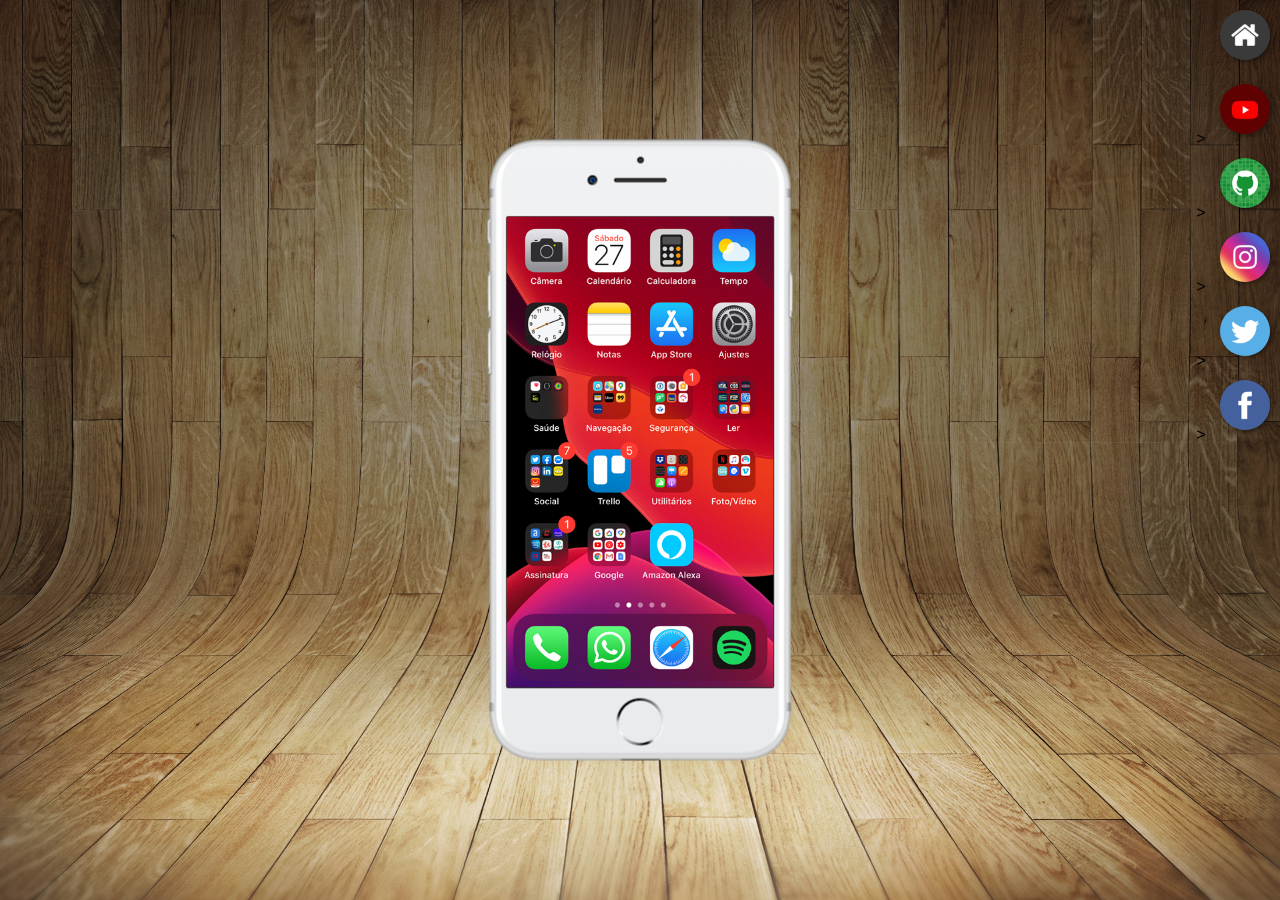
<file: index.html>
<!DOCTYPE html>
<html lang="pt-br">
<head>
    <meta charset="UTF-8">
    <meta name="viewport" content="width=device-width, initial-scale=1.0">
   <link rel="shortcut icon" href="favicon.ico" type="image/x-icon">
   <link rel="stylesheet" href="estilo/style.css">
    <title>projeto social</title>

</head>
<body>
    <main>
        <section id="telefone">
            <iframe src="home.html" name="tela" id="tela" frameborder="0">
                seu navegador nao e compativel
            </iframe>
        </section>
        <section id="redes-sociais">
            <a href="home.html" target="tela"><img src="imagens/logo-home.jpg" alt="home"></a><br>
                >
            <a href="youtube.html" target="tela"><img src="imagens/logo-youtube.jpg" alt="youtube"></a><br>
                >
            <a href="git-hub.html" target="tela"><img src="imagens/logo-github.jpg" alt="git-hub"></a><br>
                >
            <a href="instragram.html" target="tela"><img src="imagens/logo-instagram.jpg" alt="instagram"></a><br>
                >
            <a href="twtter.html" target="tela"><img src="imagens/logo-twitter.jpg" alt="twitter"></a><br>
                >
            <a href="facebook.html" target="tela"><img src="imagens/logo-facebook.jpg" alt="facebookbr
                "></a>
        </section>
    </main>
</body>
</html>
</file>
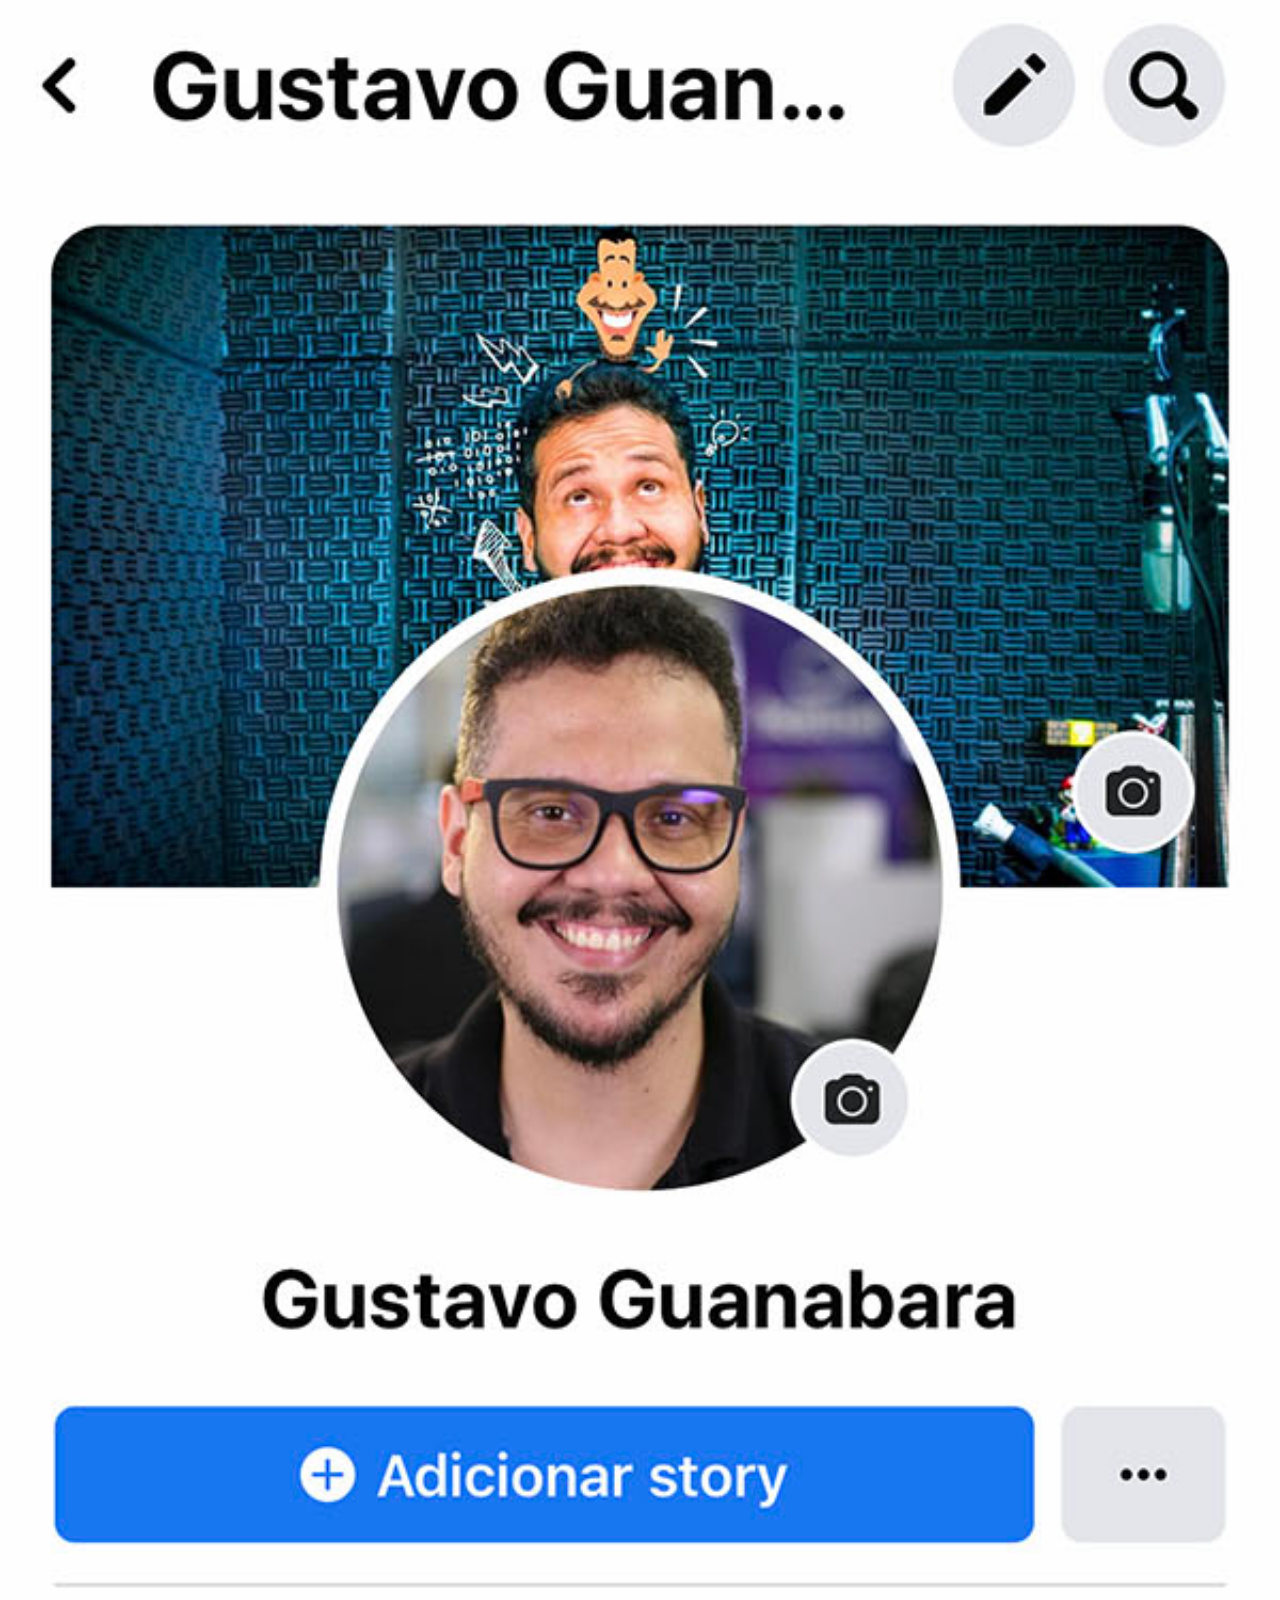
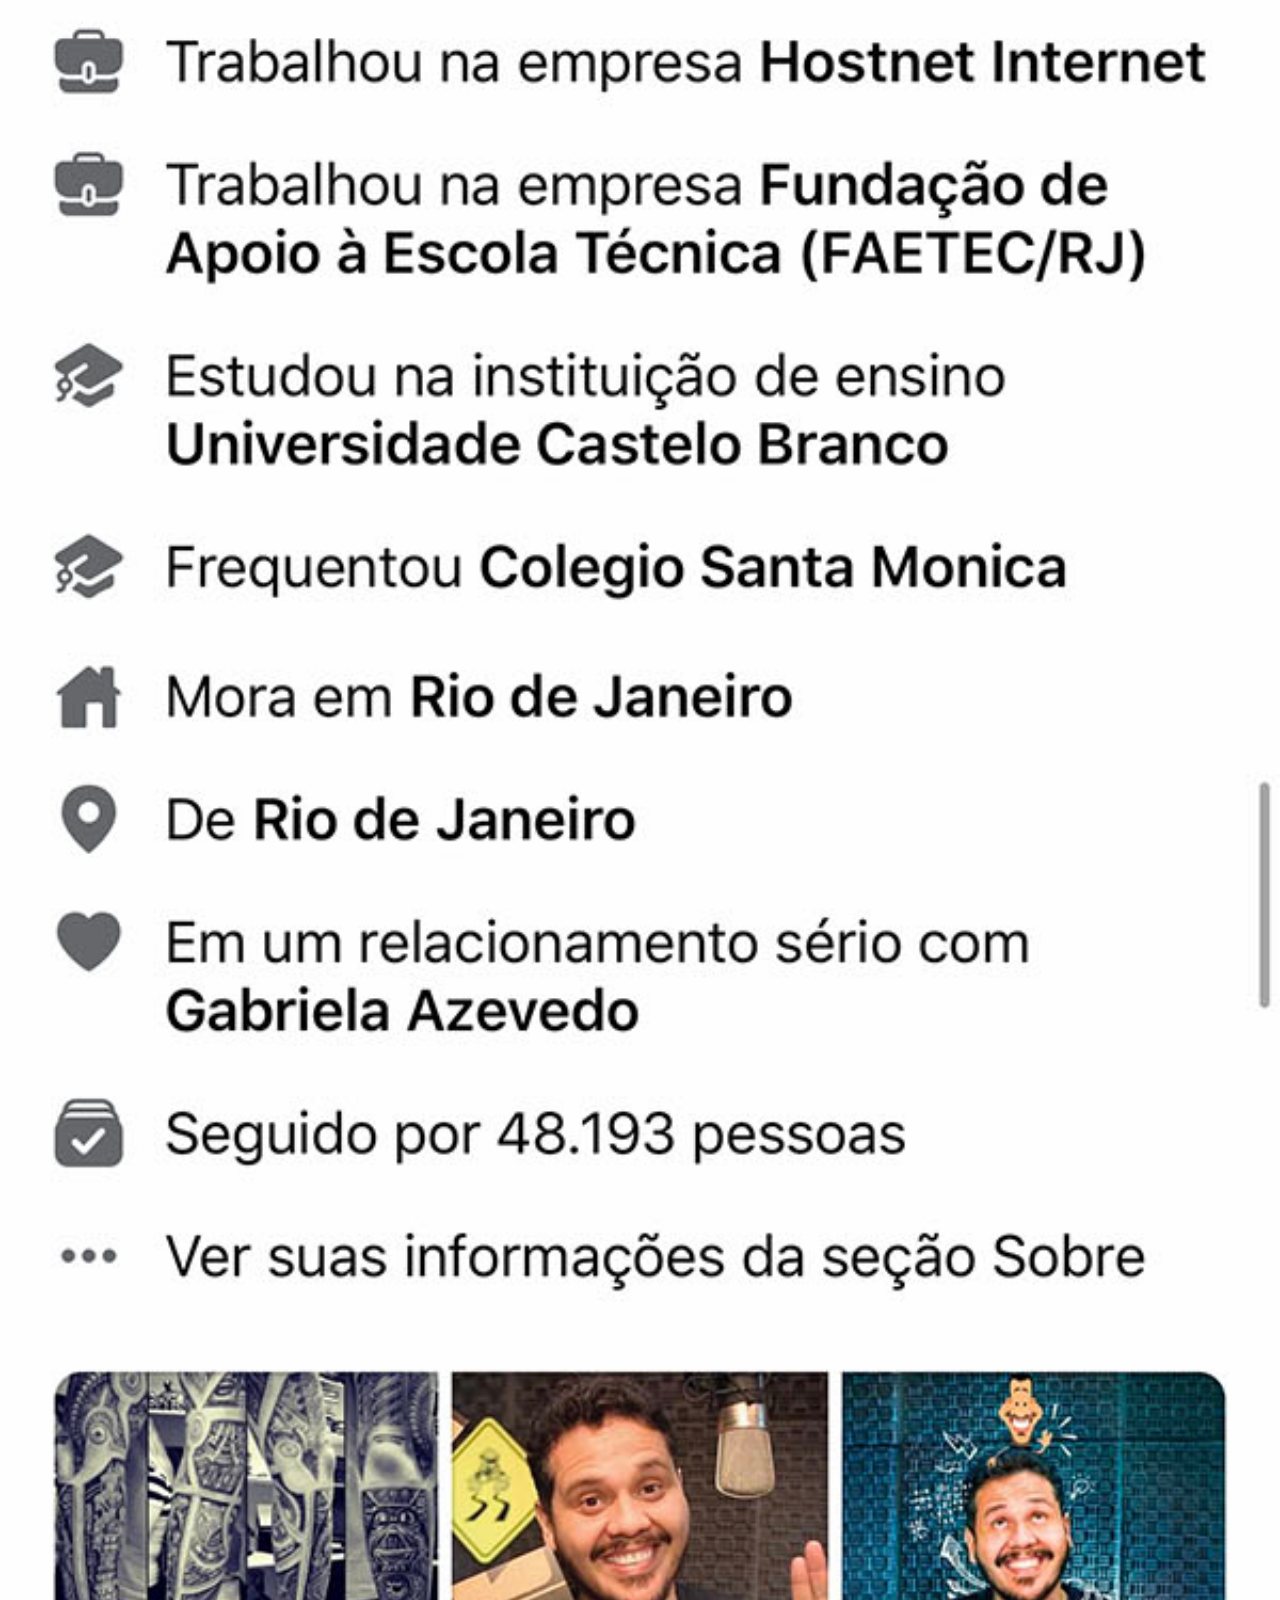
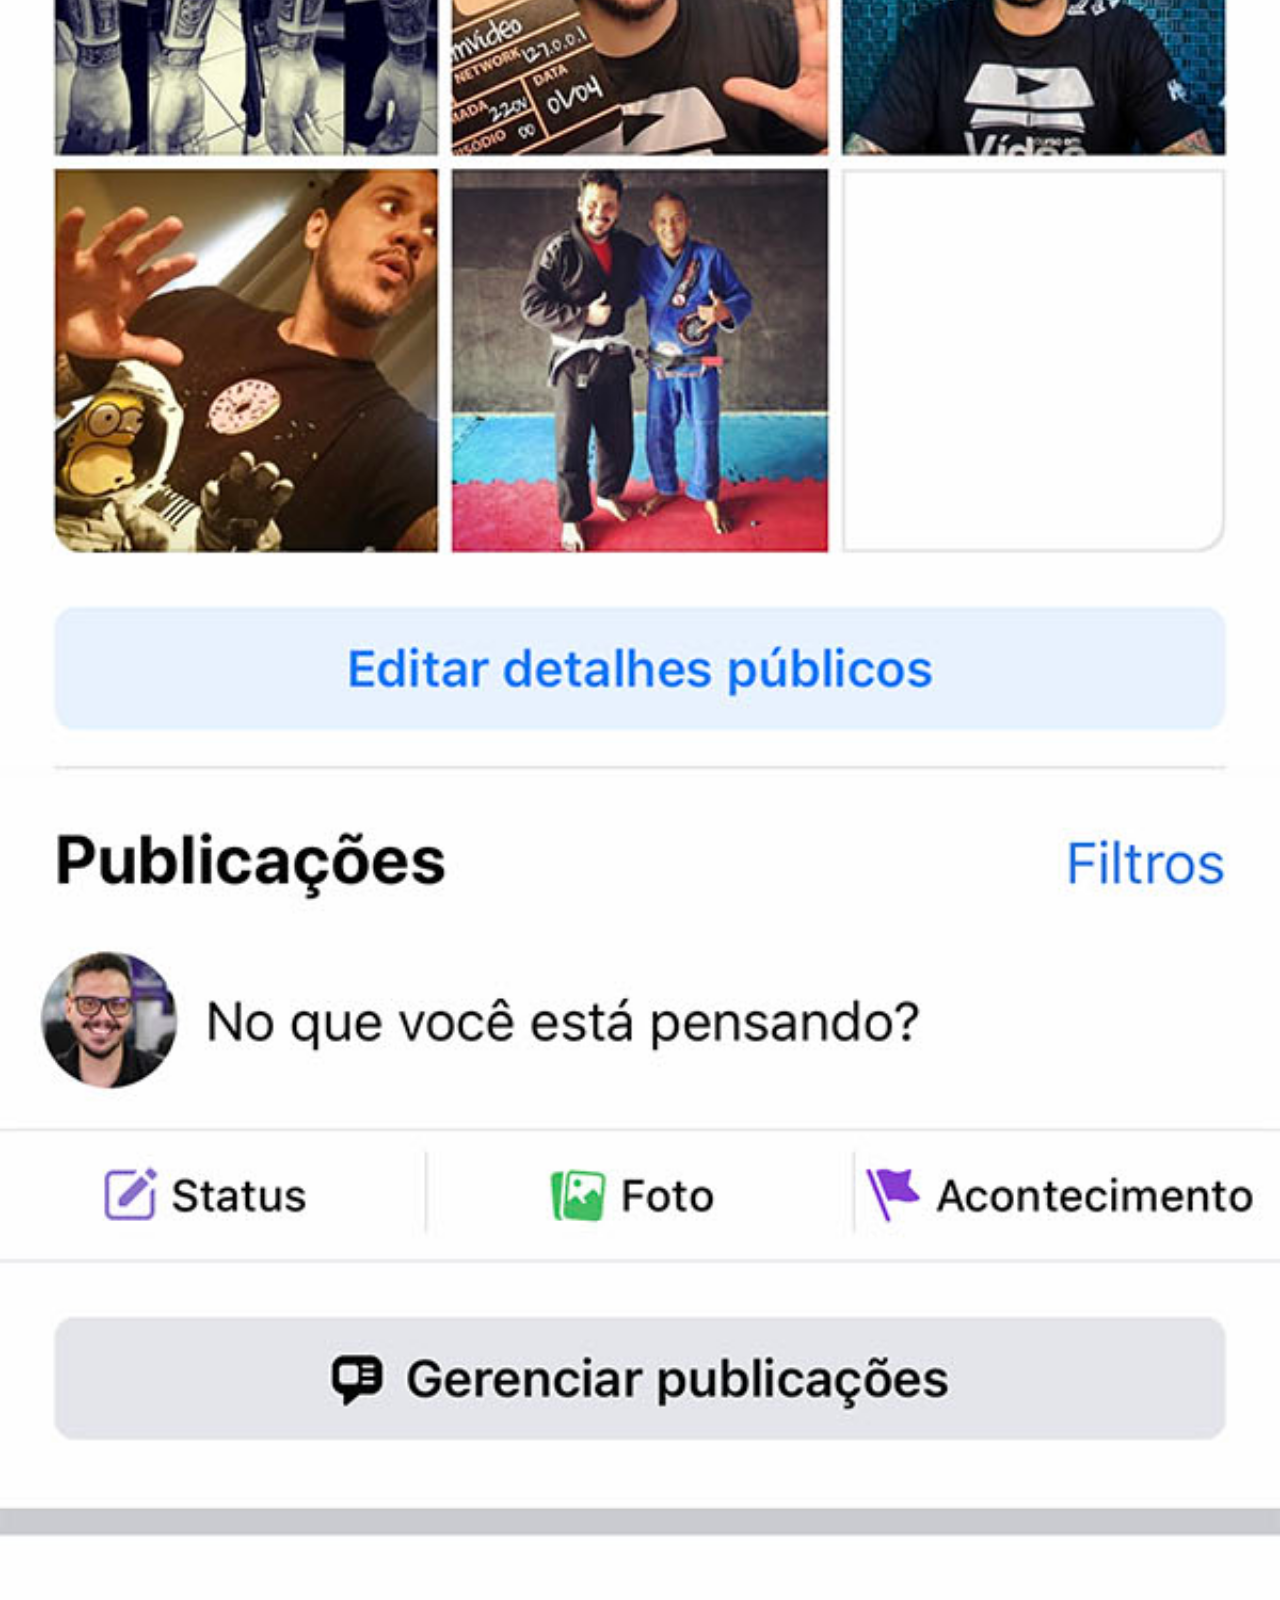
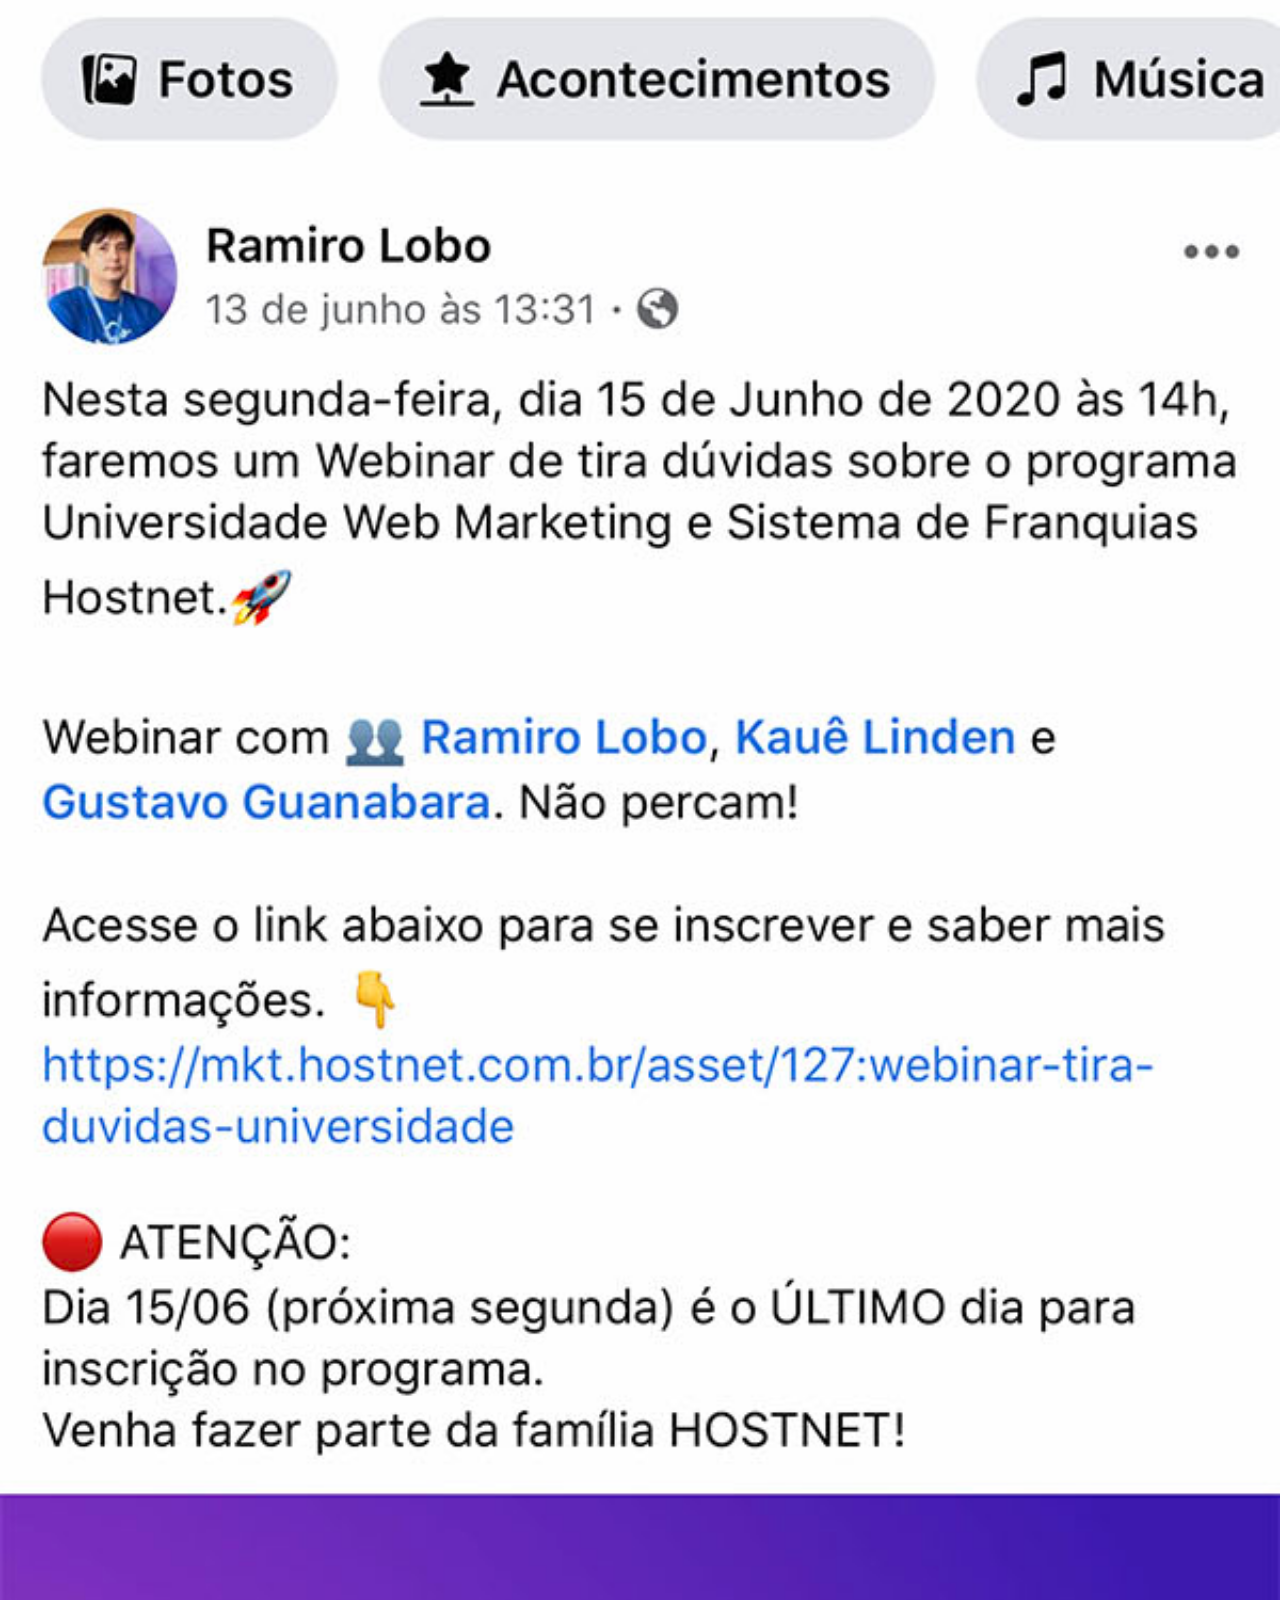
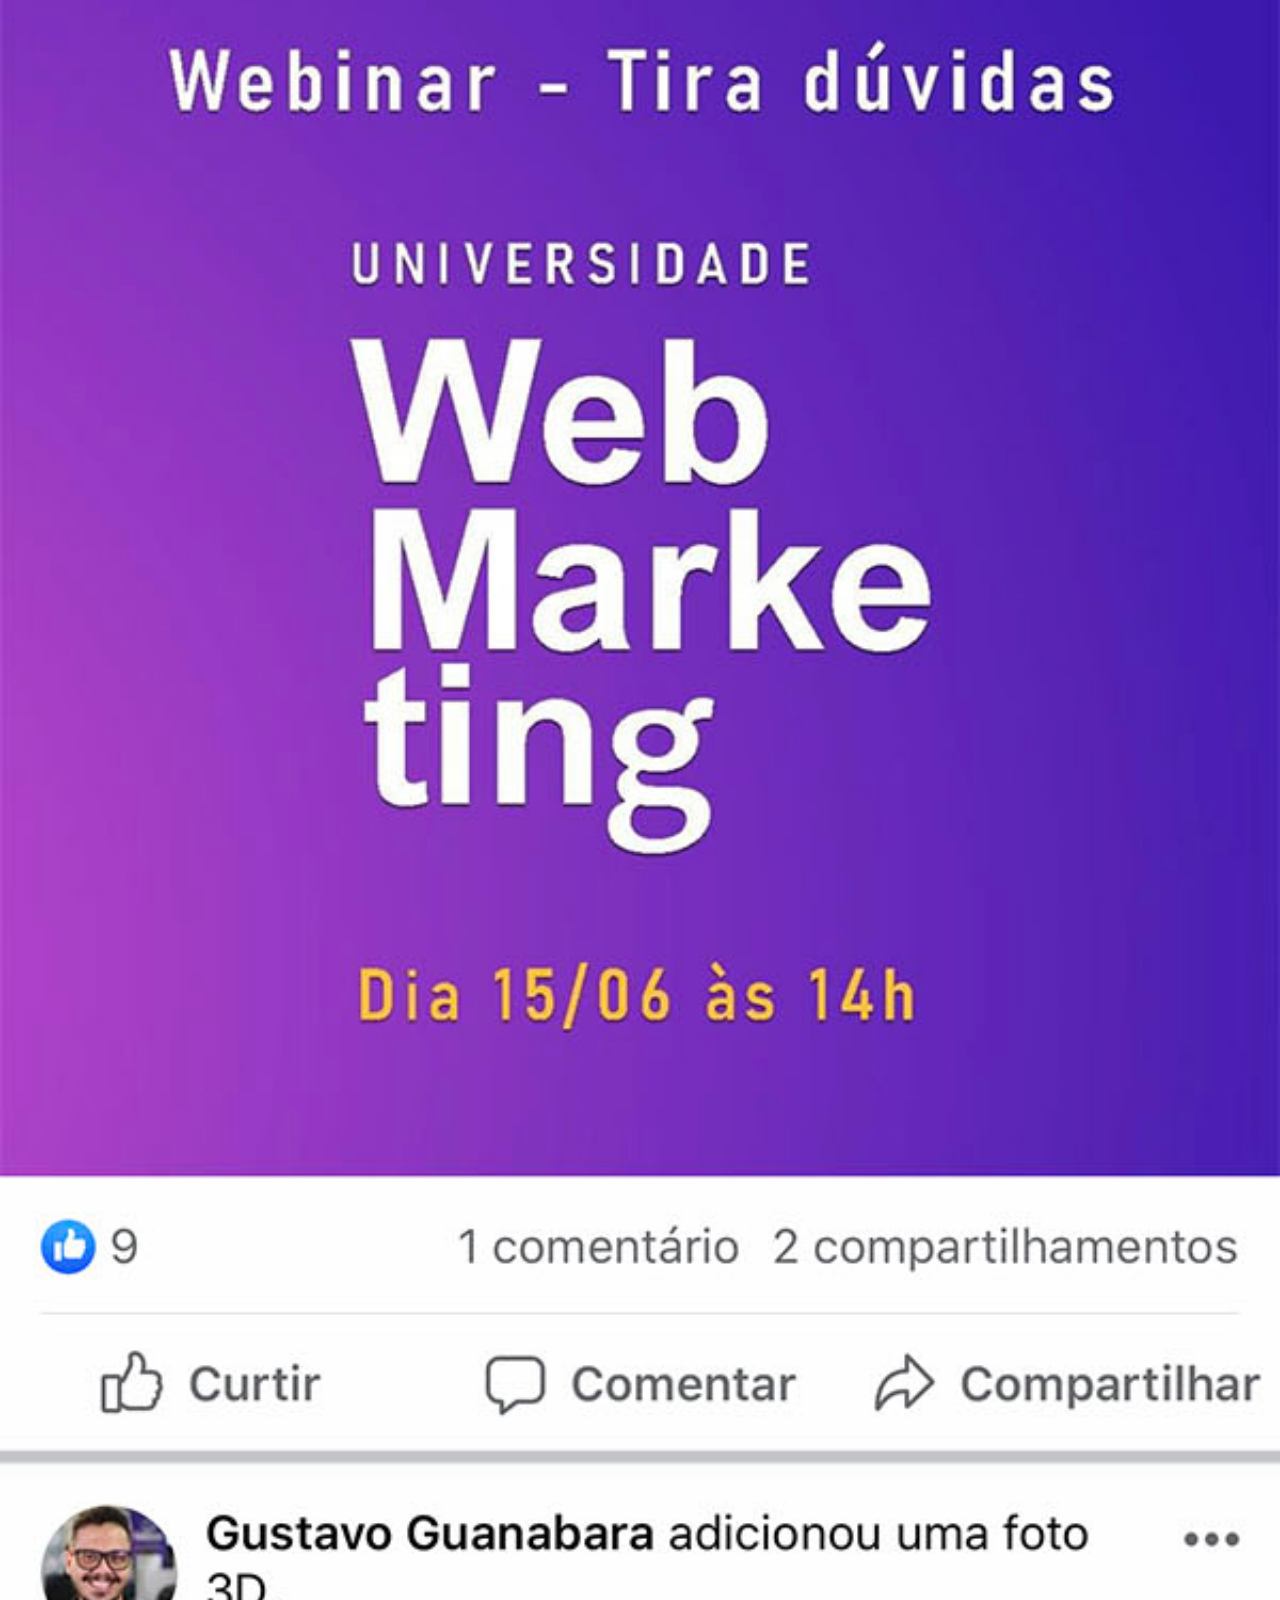
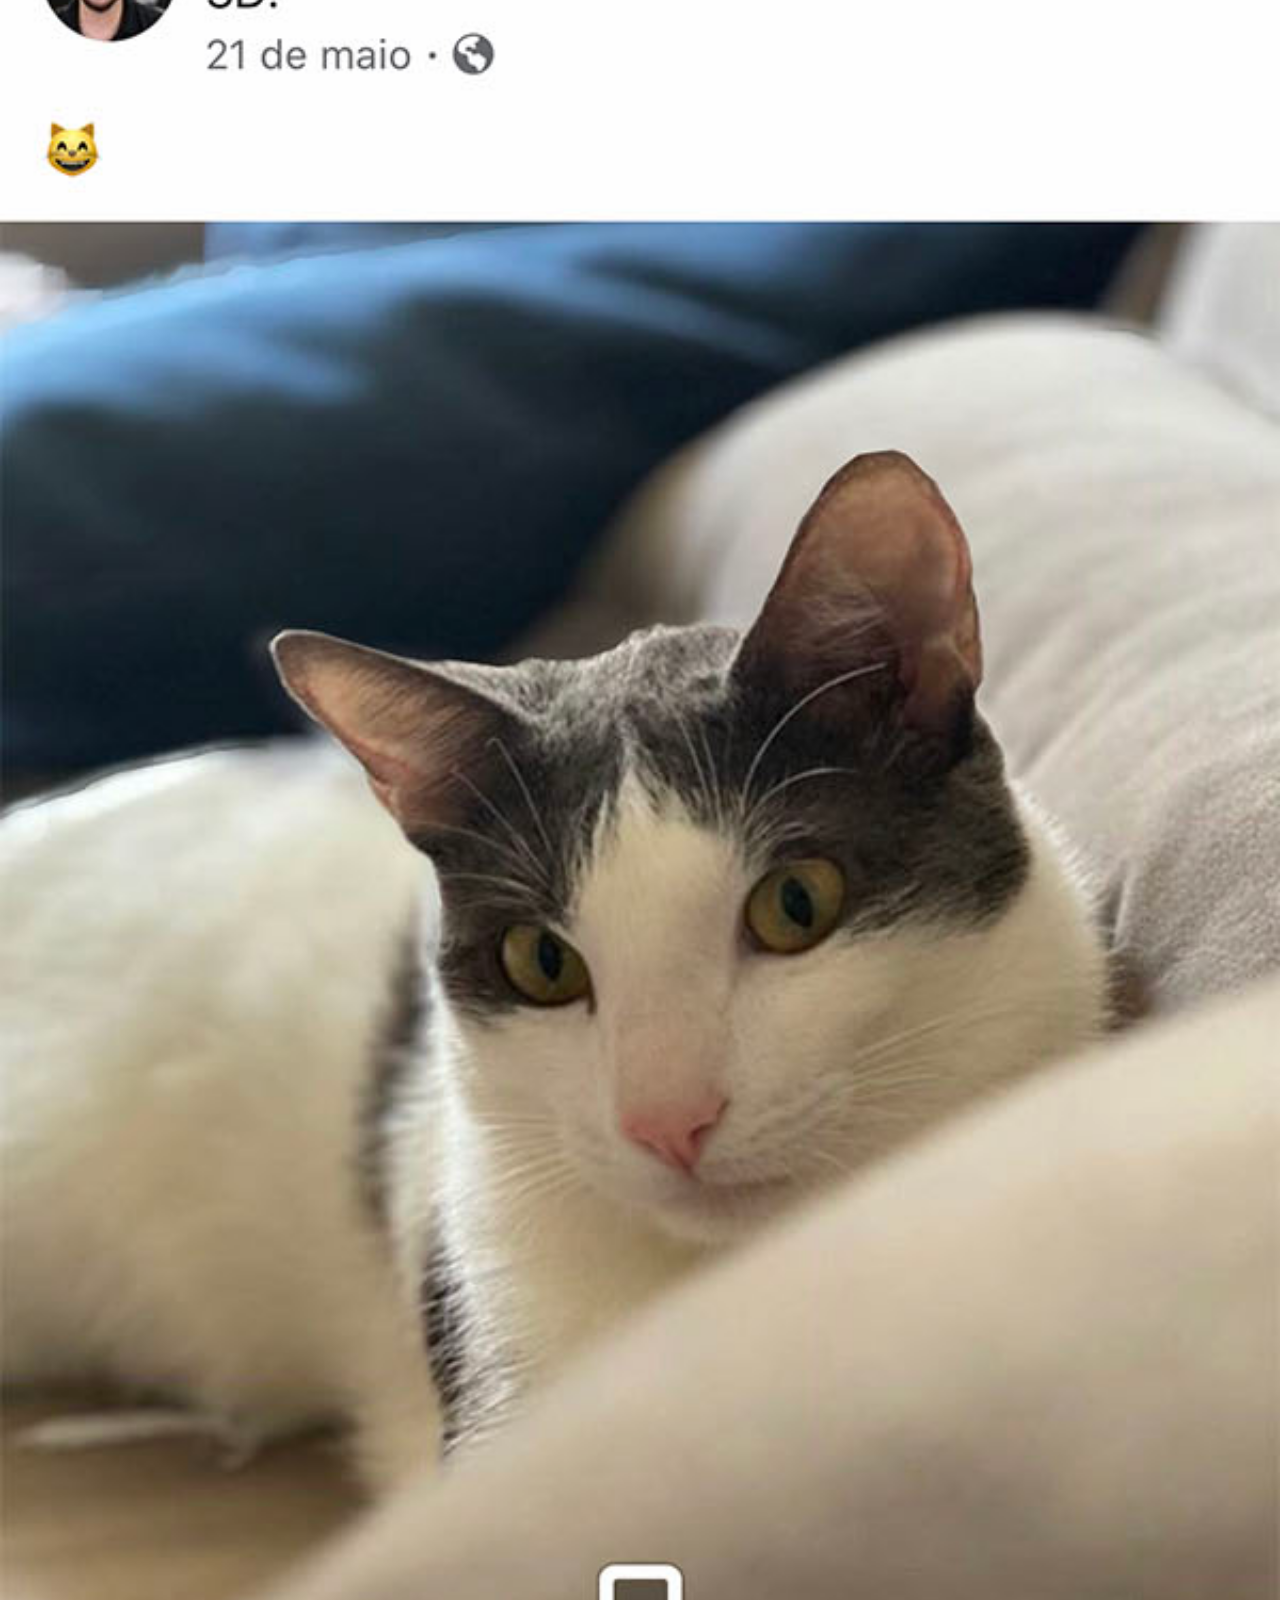
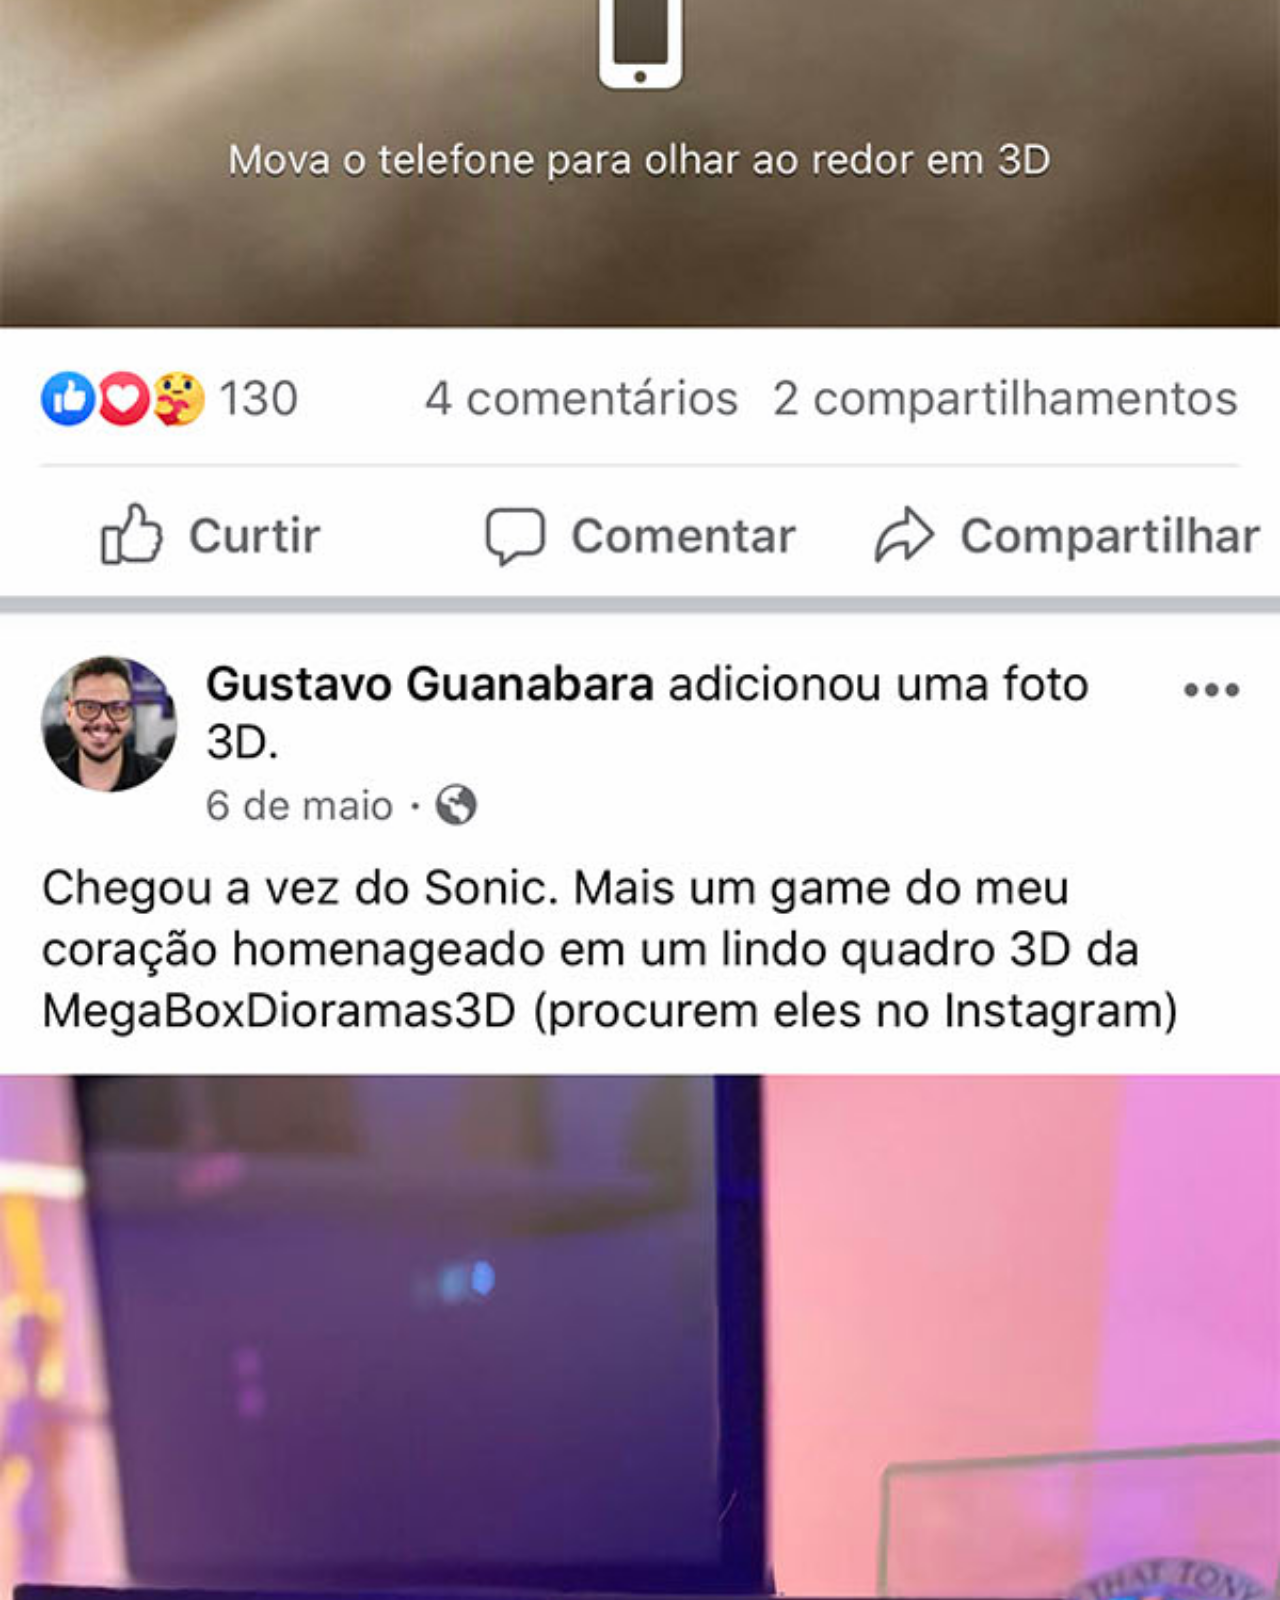
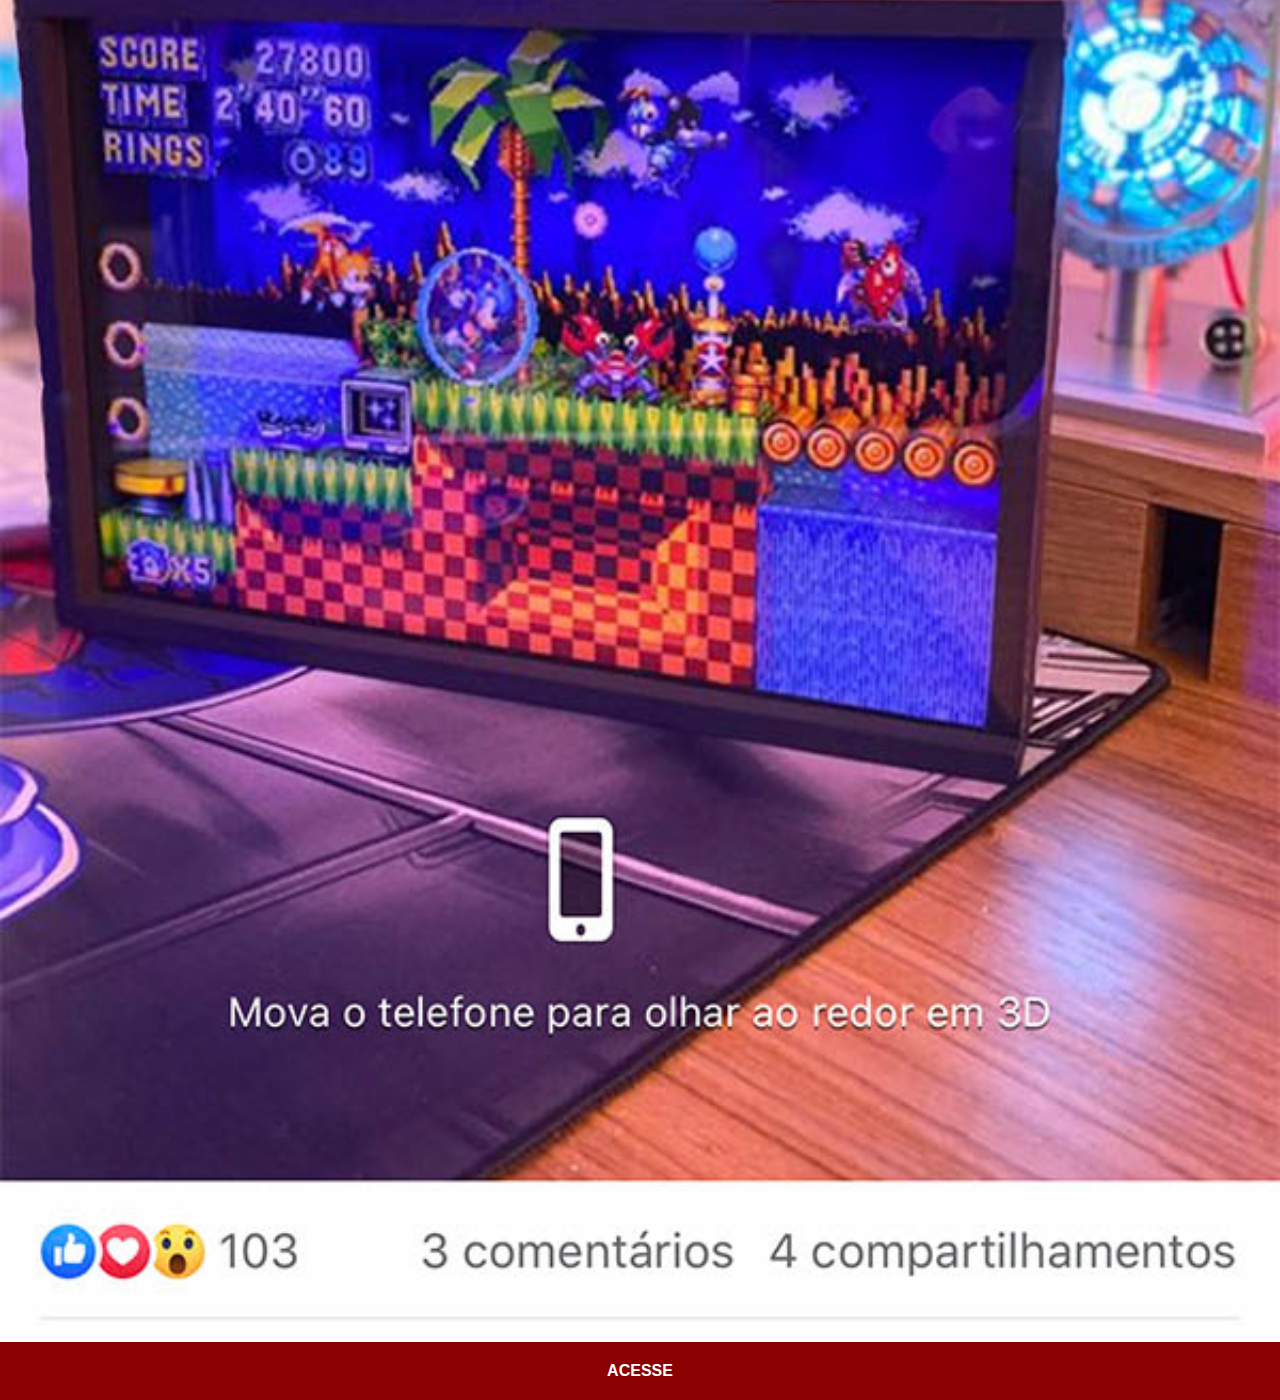
<file: facebook.html>
<!DOCTYPE html>
<html lang="pt-br">
<head>
    <meta charset="UTF-8">
    <meta name="viewport" content="width=device-width, initial-scale=1.0">
    <title>facebook</title>
    <link rel="stylesheet" href="estilo/social.css">
</head>
<body>
    <img src="imagens/tela-facebook.jpg" alt="facebook">
    <a href="#">ACESSE</a>
</body>
</html>
</file>
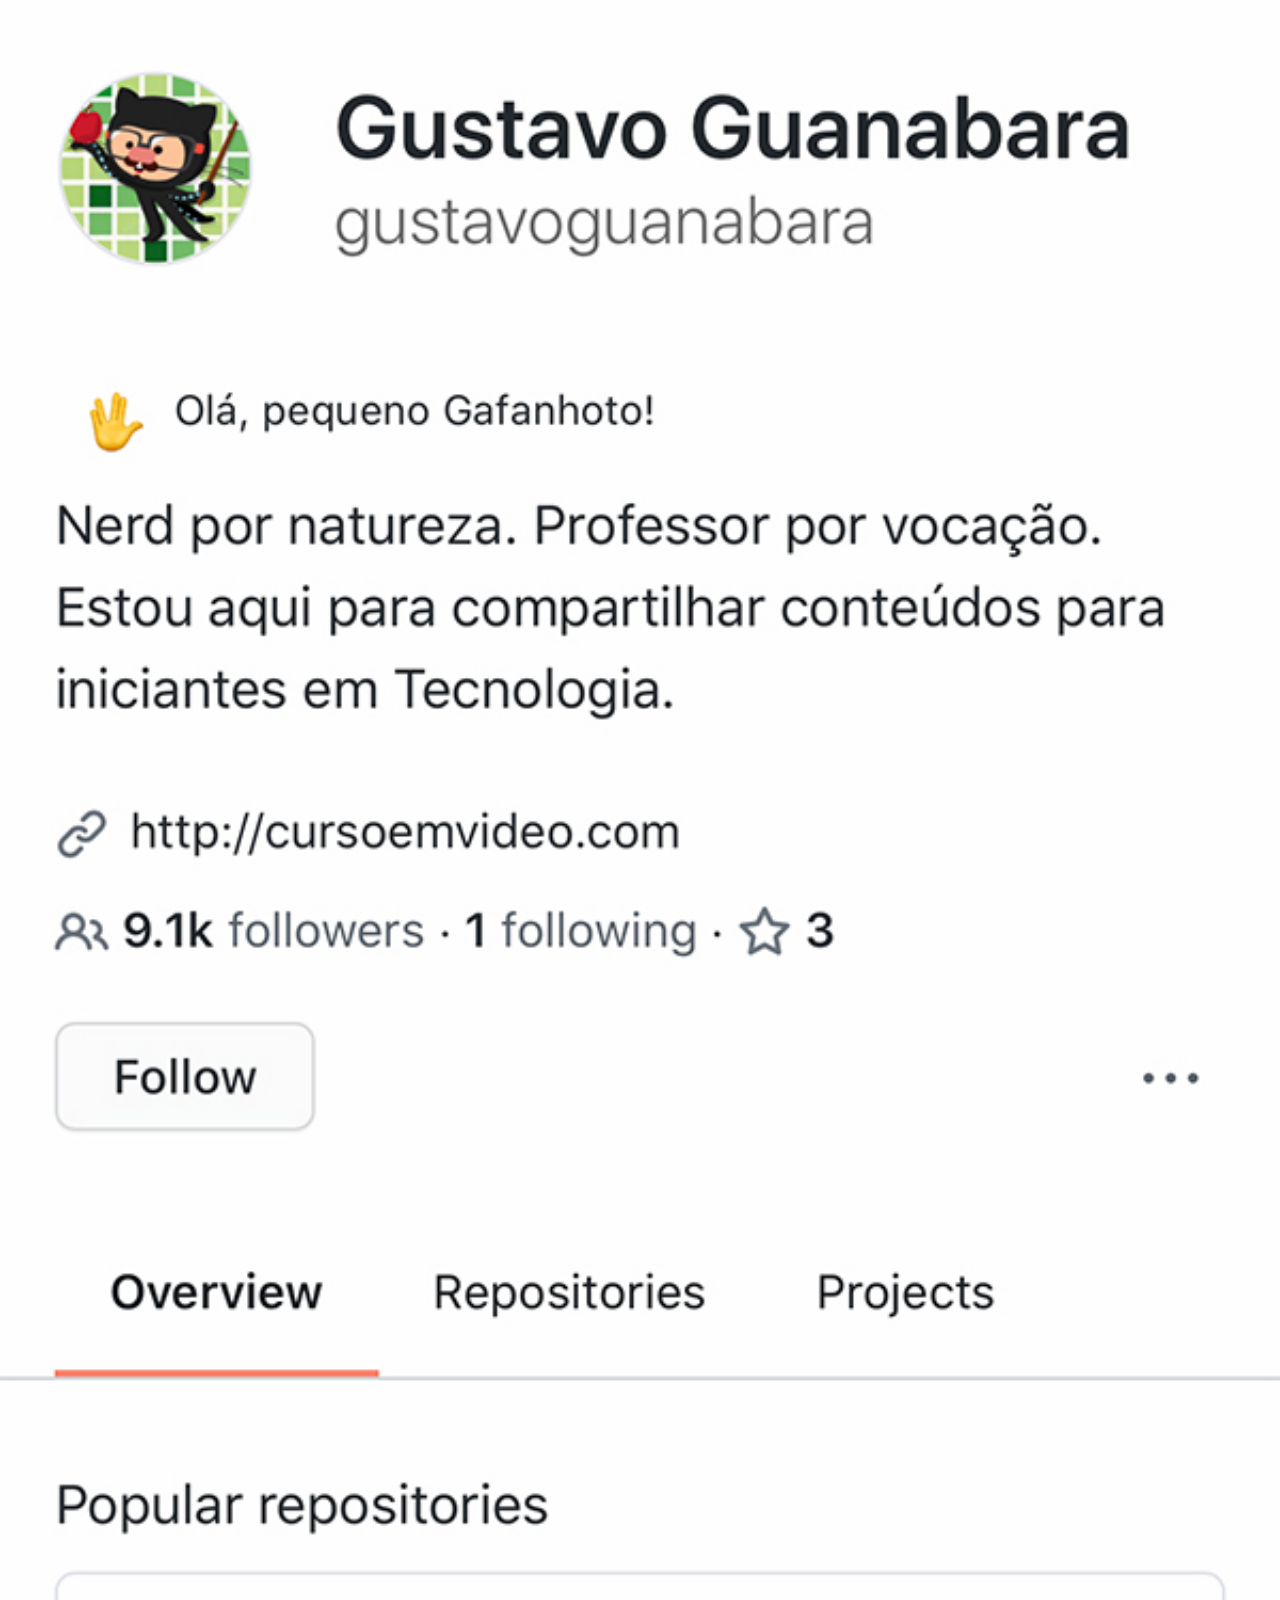
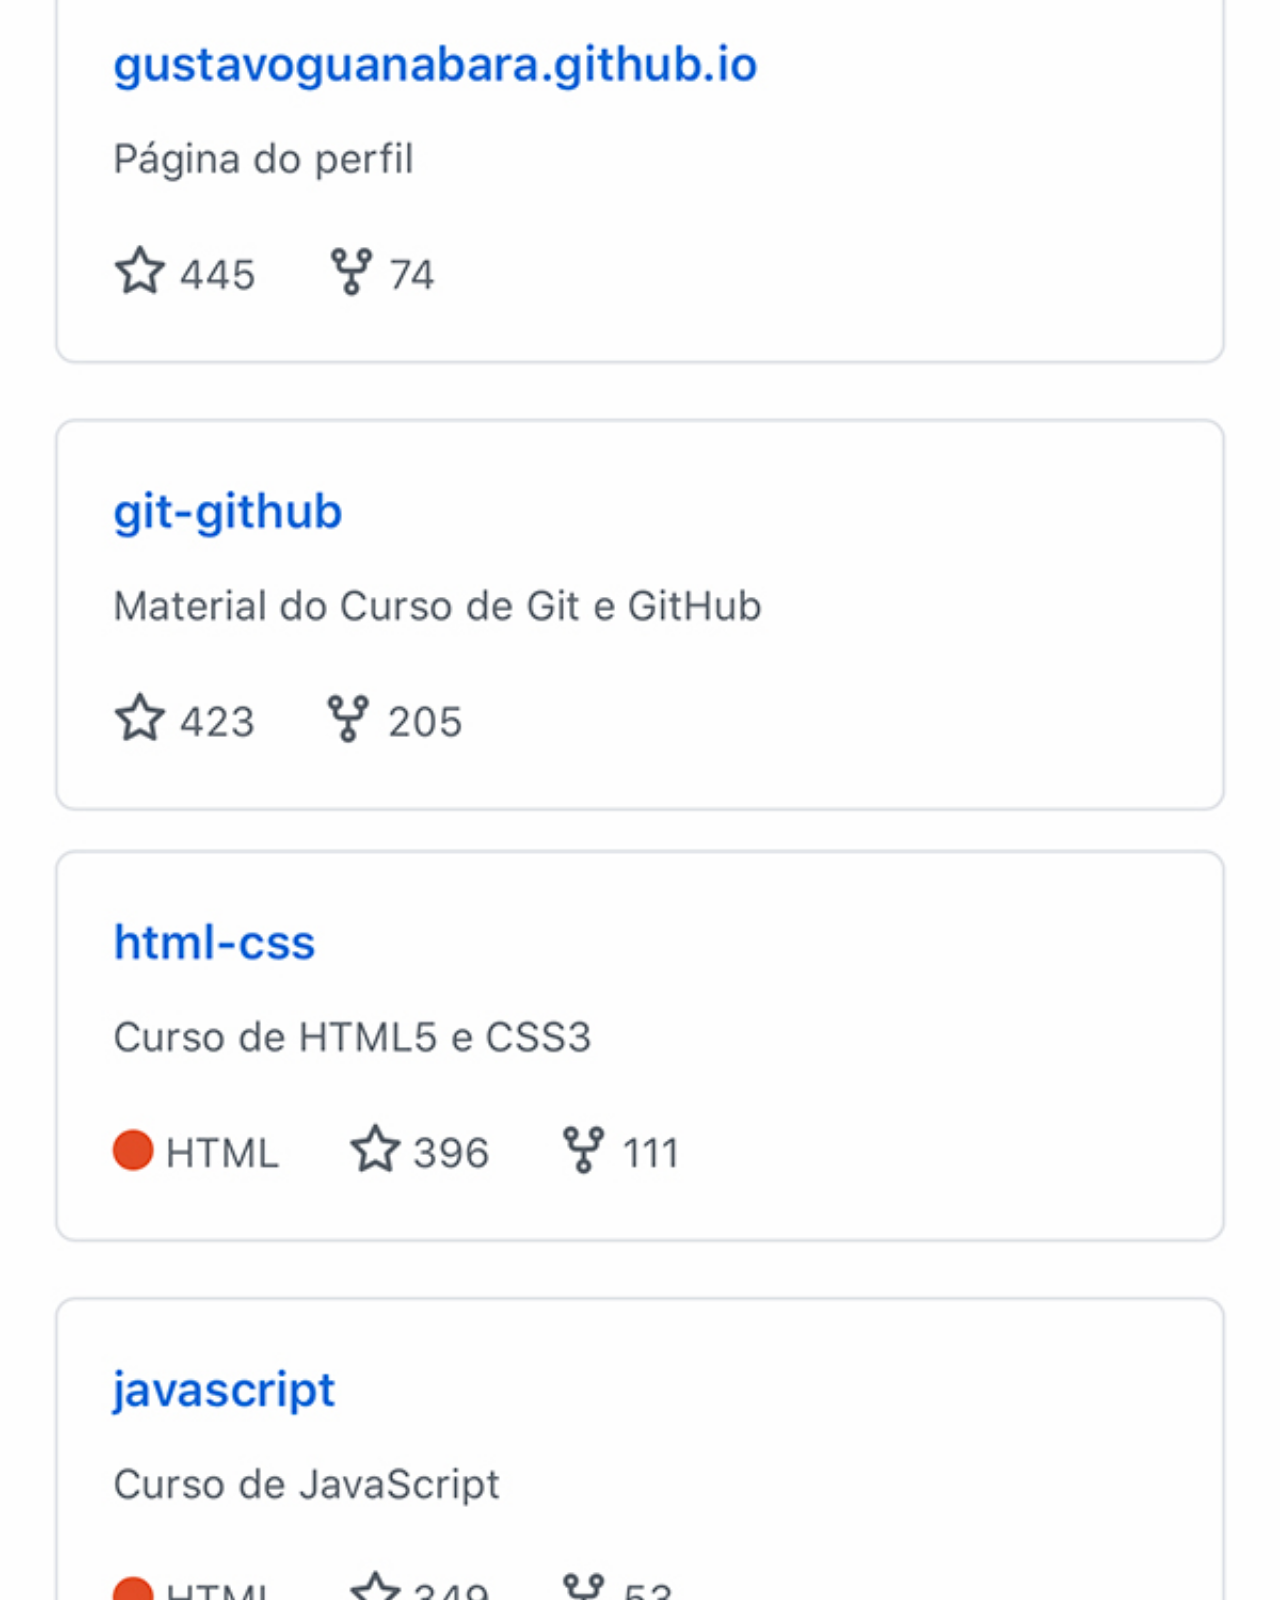
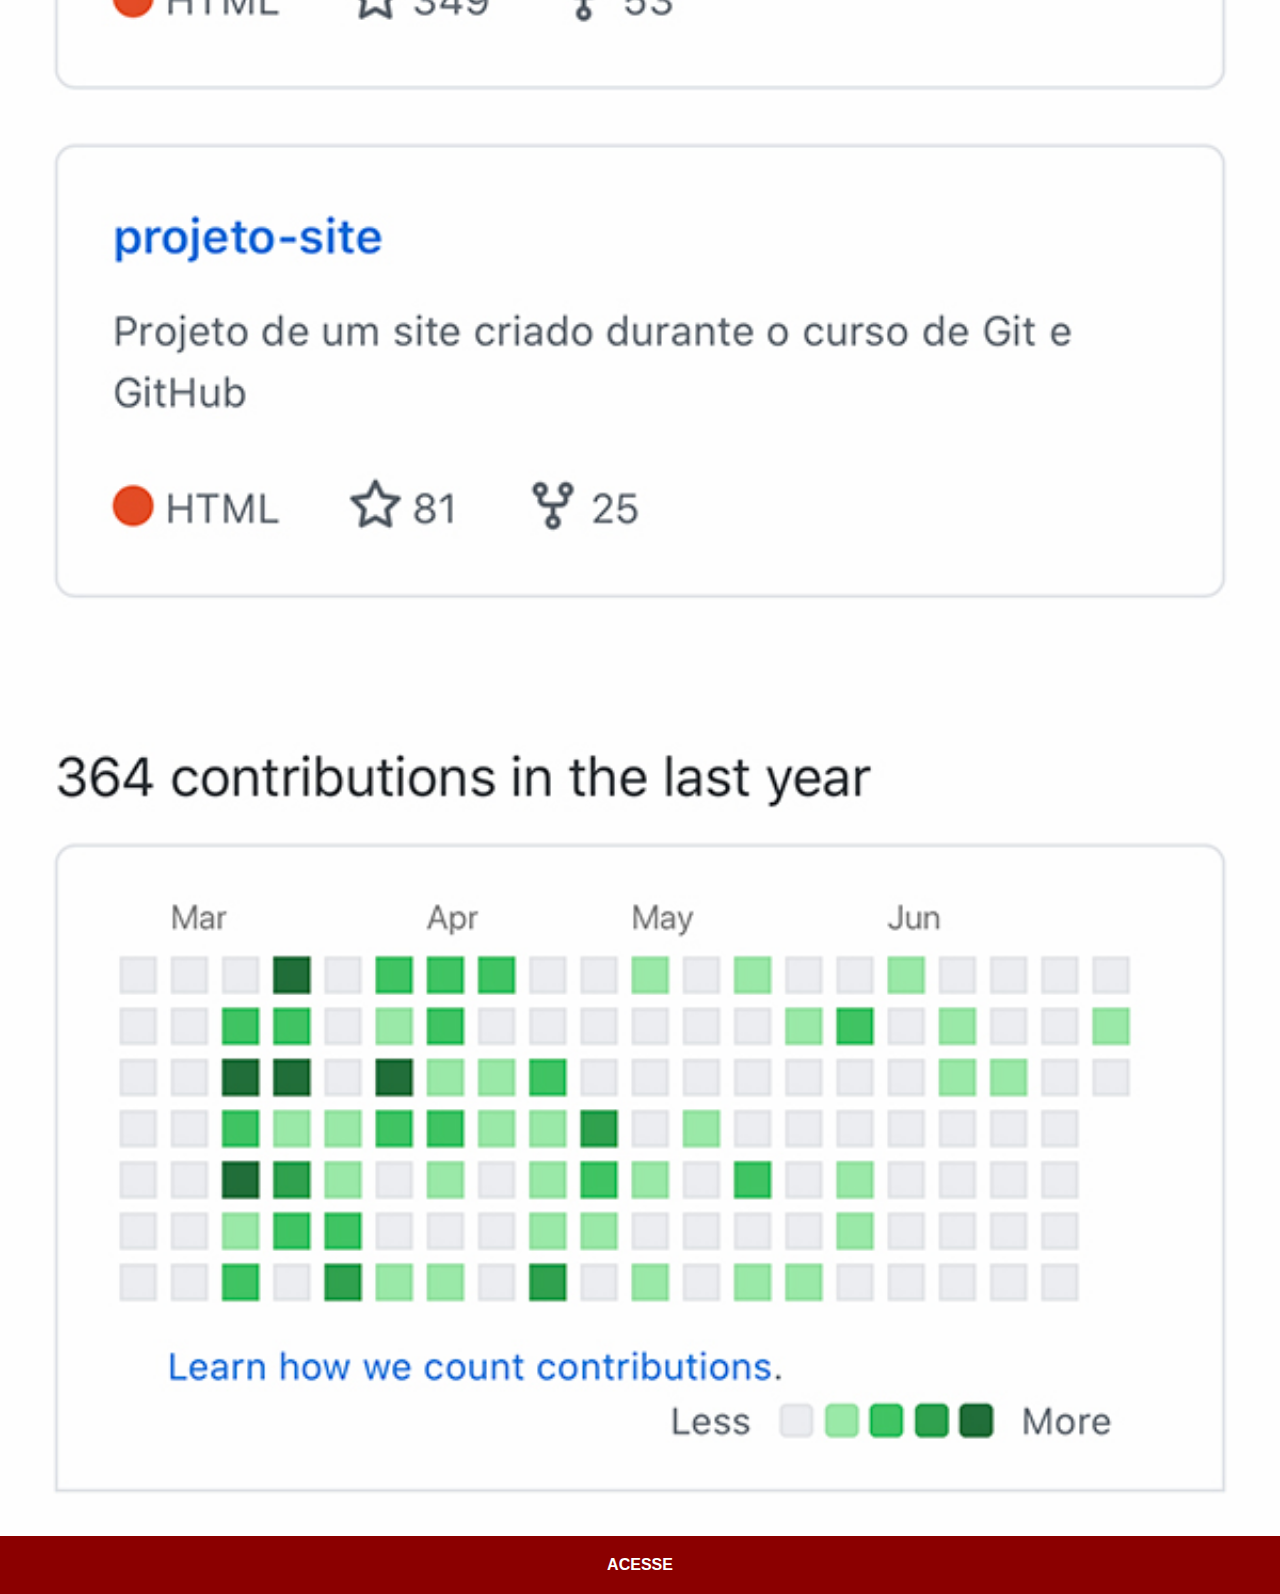
<file: git-hub.html>
<!DOCTYPE html>
<html lang="pt-br">
<head>
    <meta charset="UTF-8">
    <meta name="viewport" content="width=device-width, initial-scale=1.0">
    <title>Git Hub</title>
    <link rel="stylesheet" href="estilo/social.css">
</head>
<body>
    <img src="imagens/tela-github.jpg" alt="github">
    <a href="https://github.com/gustavoguanabara/" target="_blank">ACESSE</a>
</body>
</html>
</file>
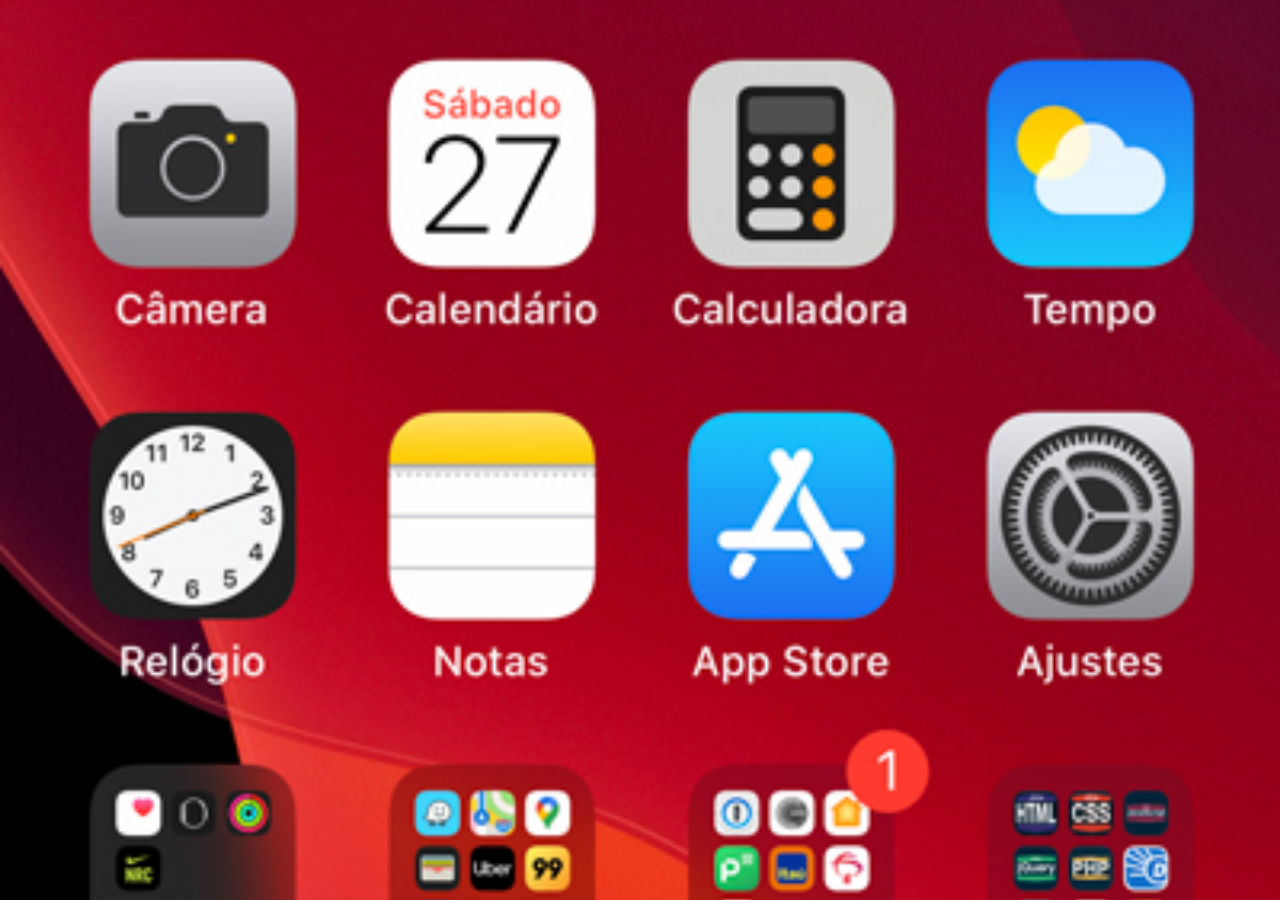
<file: home.html>
<!DOCTYPE html>
<html lang="pt-br">
<head>
    <meta charset="UTF-8">
    <meta name="viewport" content="width=device-width, initial-scale=1.0">
    <title>home</title>
</head>
<style>
    * {
        margin: 0px;
        padding: 0px;
    }

    body {
        width: 100vw;
        height: 100vh;
        background: black url(imagens/tela-home.jpg)  no-repeat top center;
        background-size: cover;
    }
</style>
<body>
    
</body>
</html>
</file>
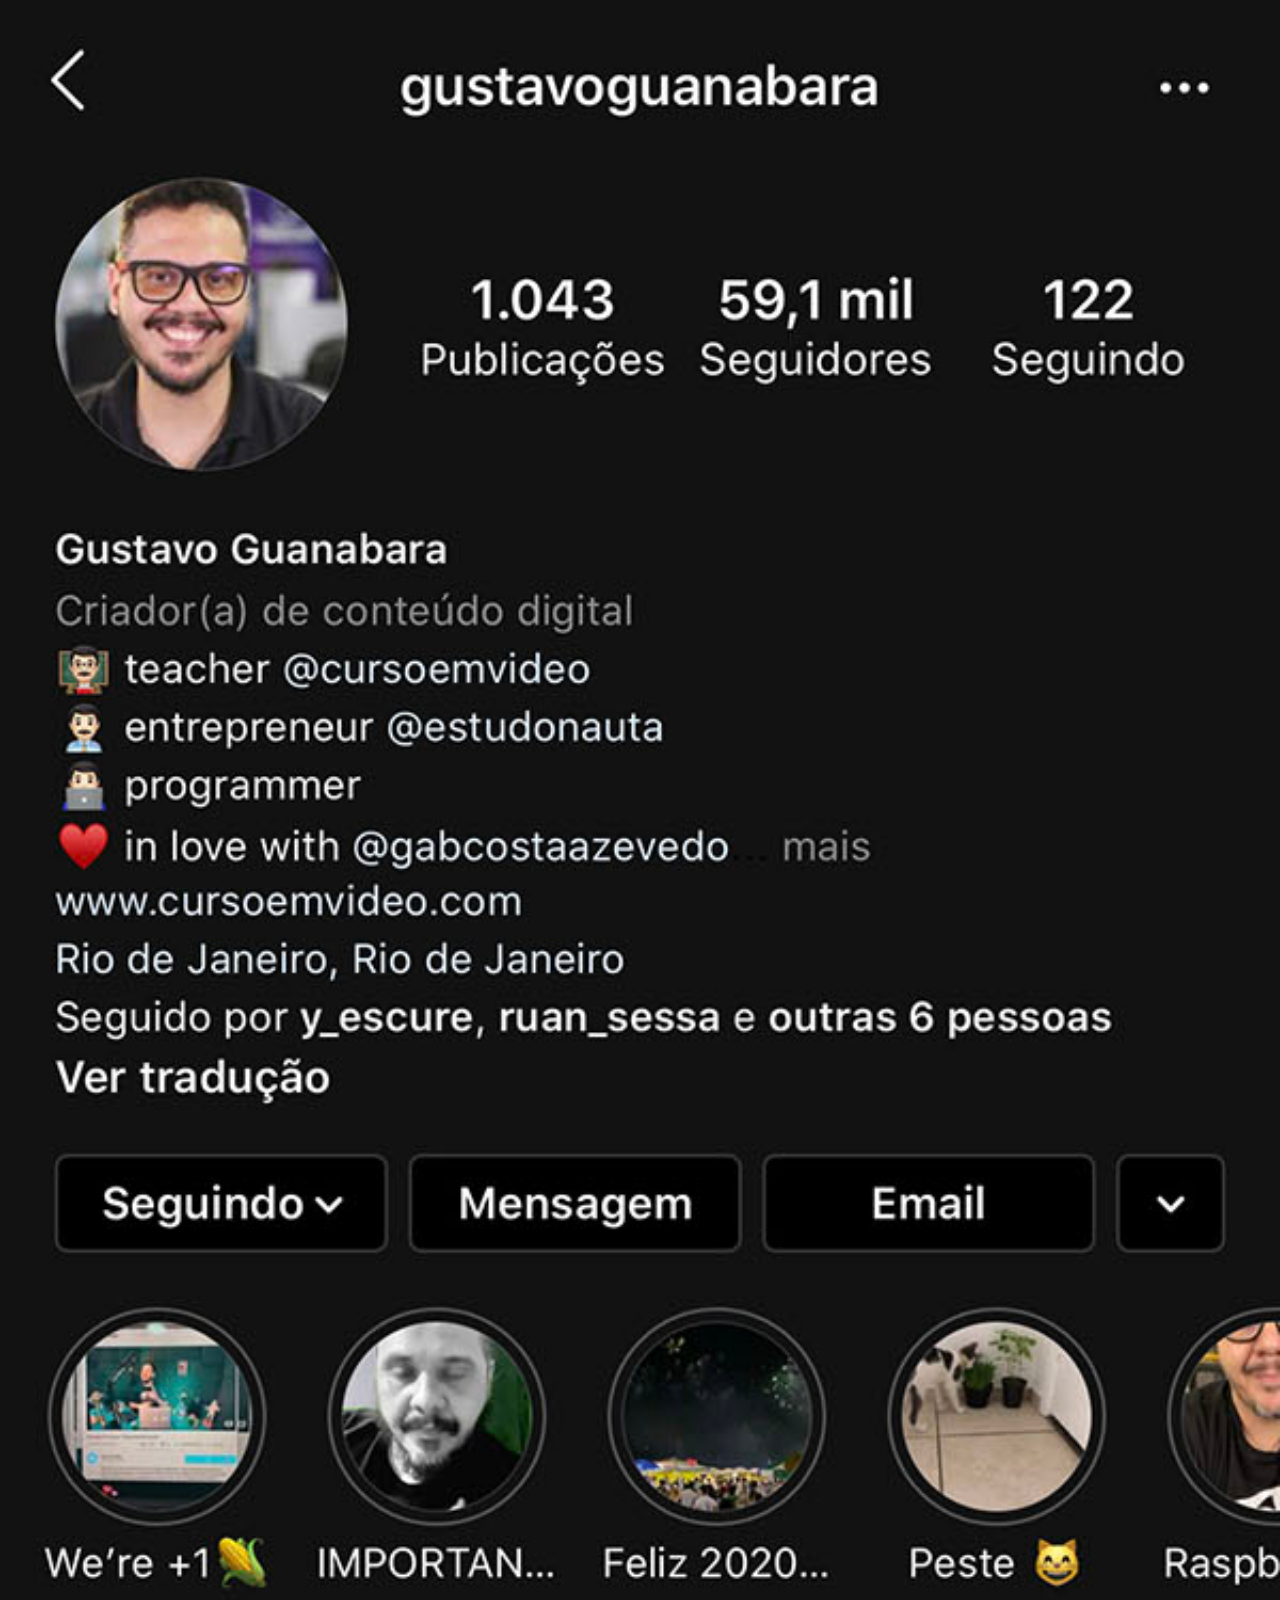
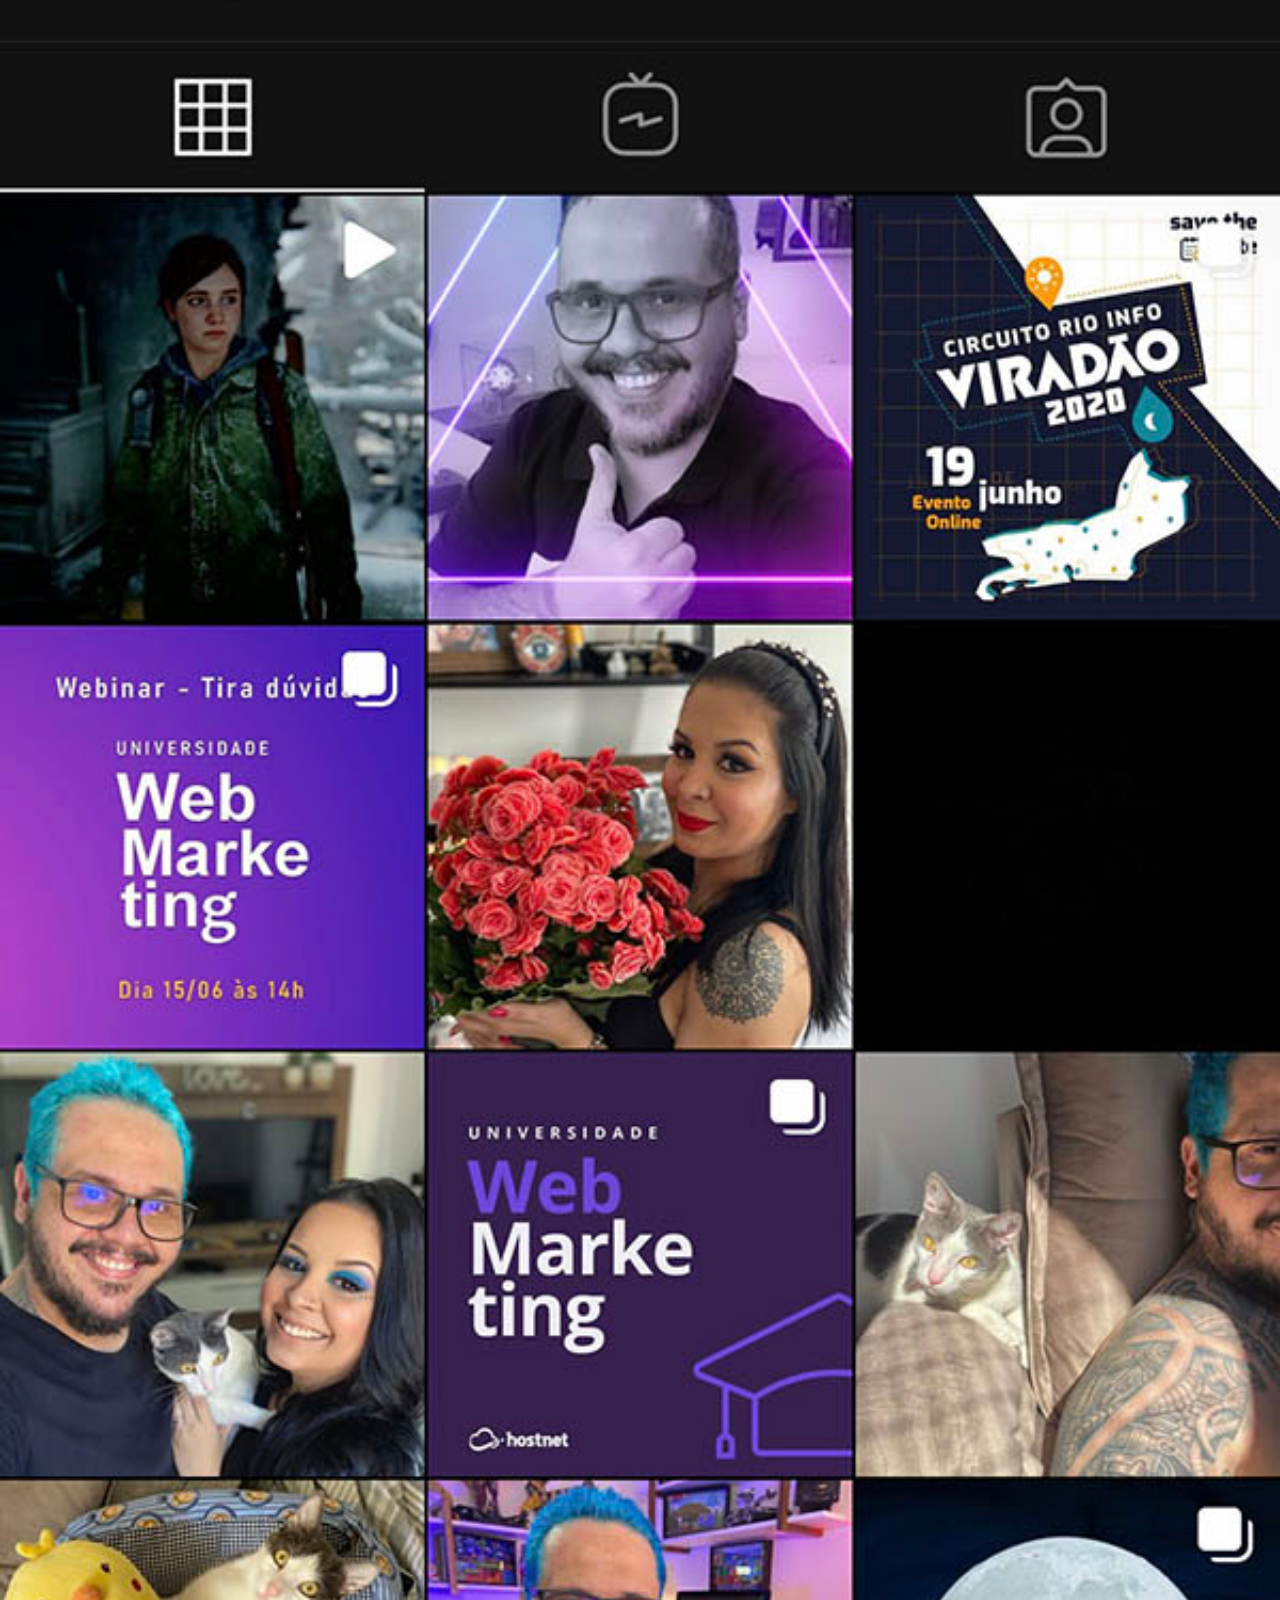
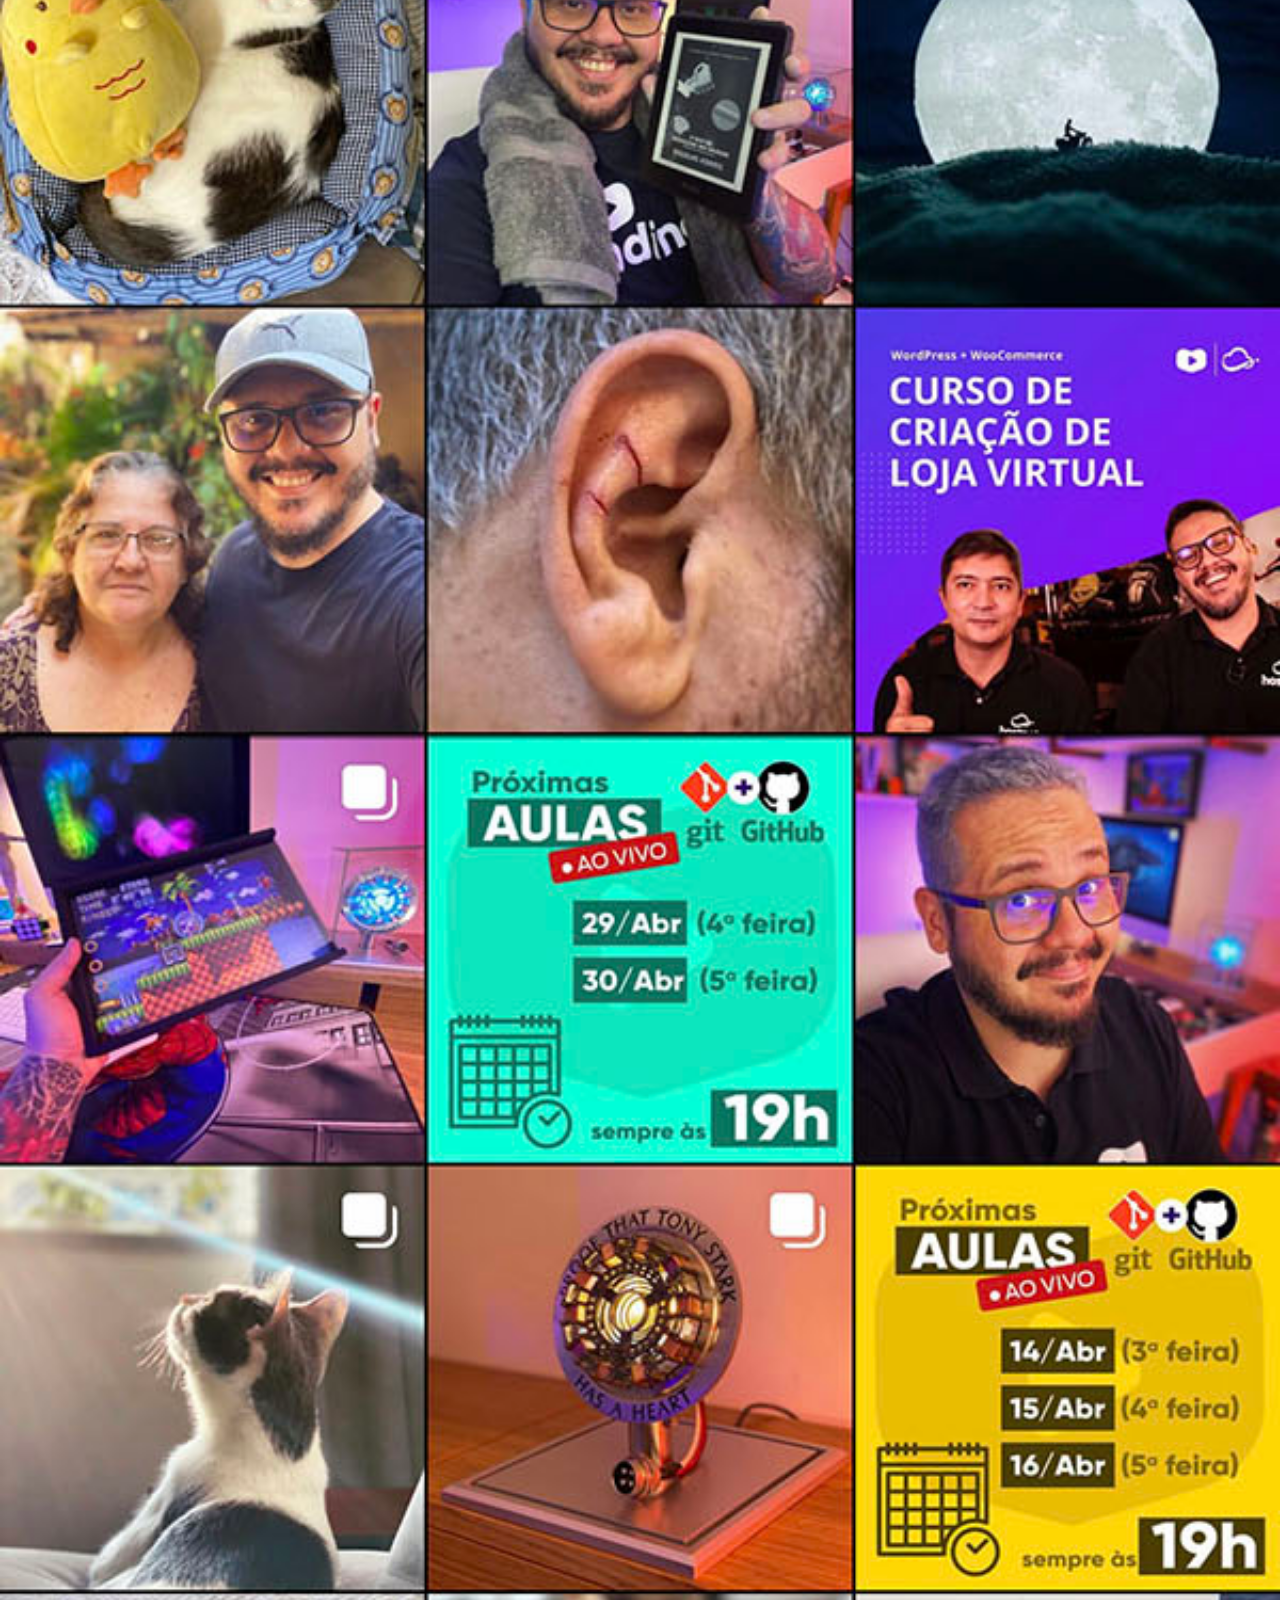
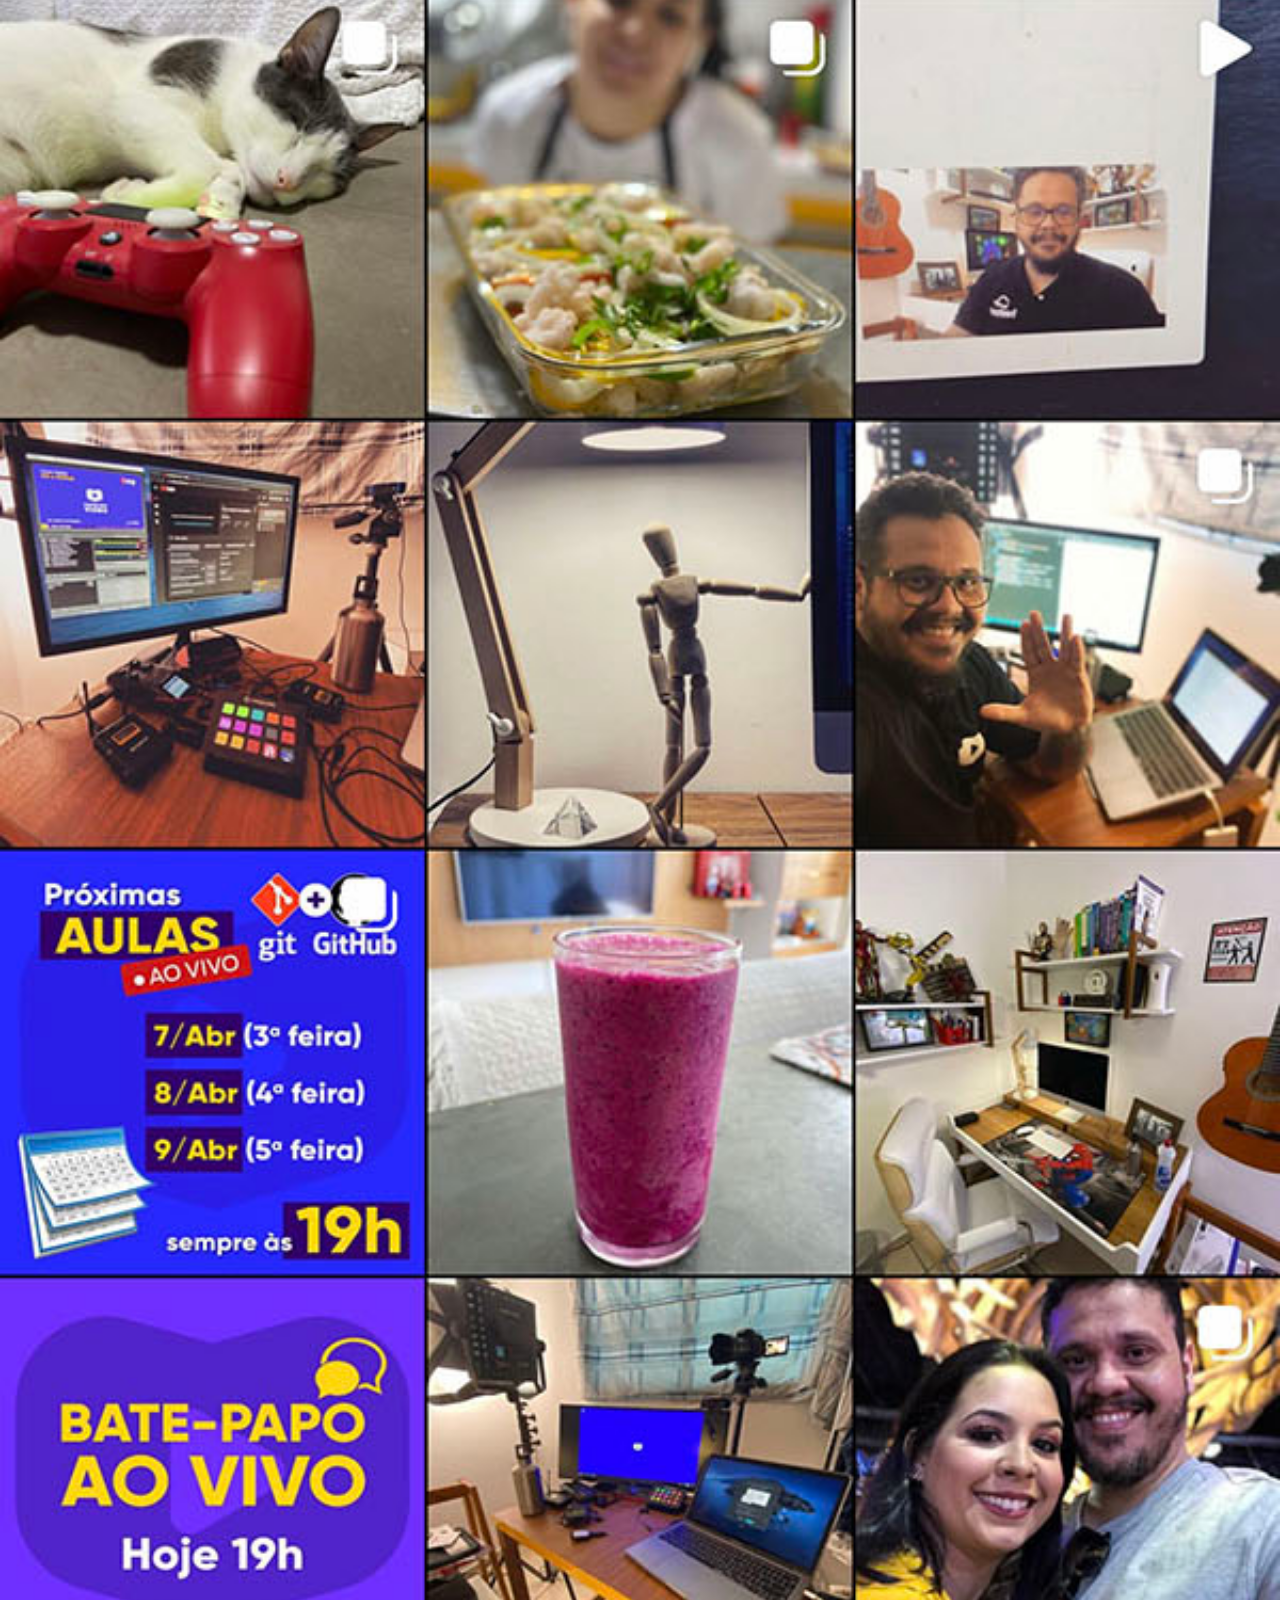
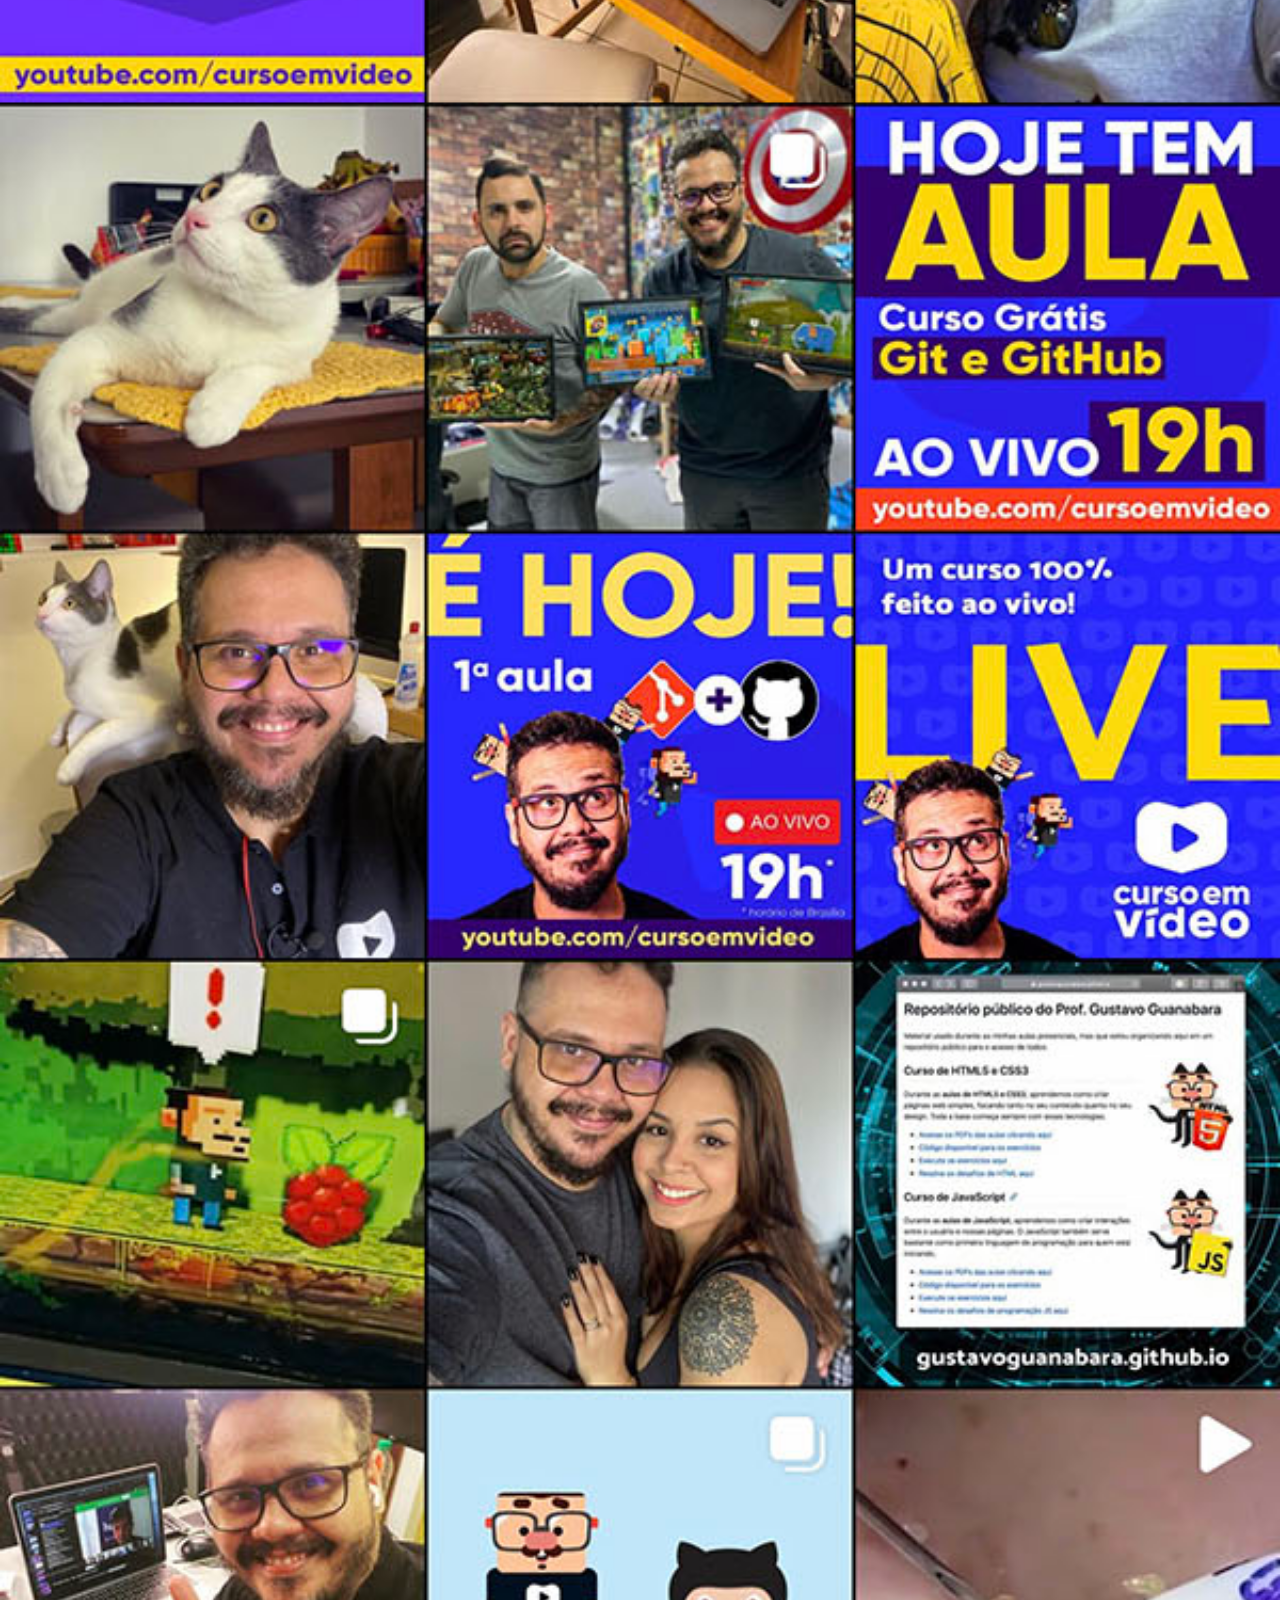
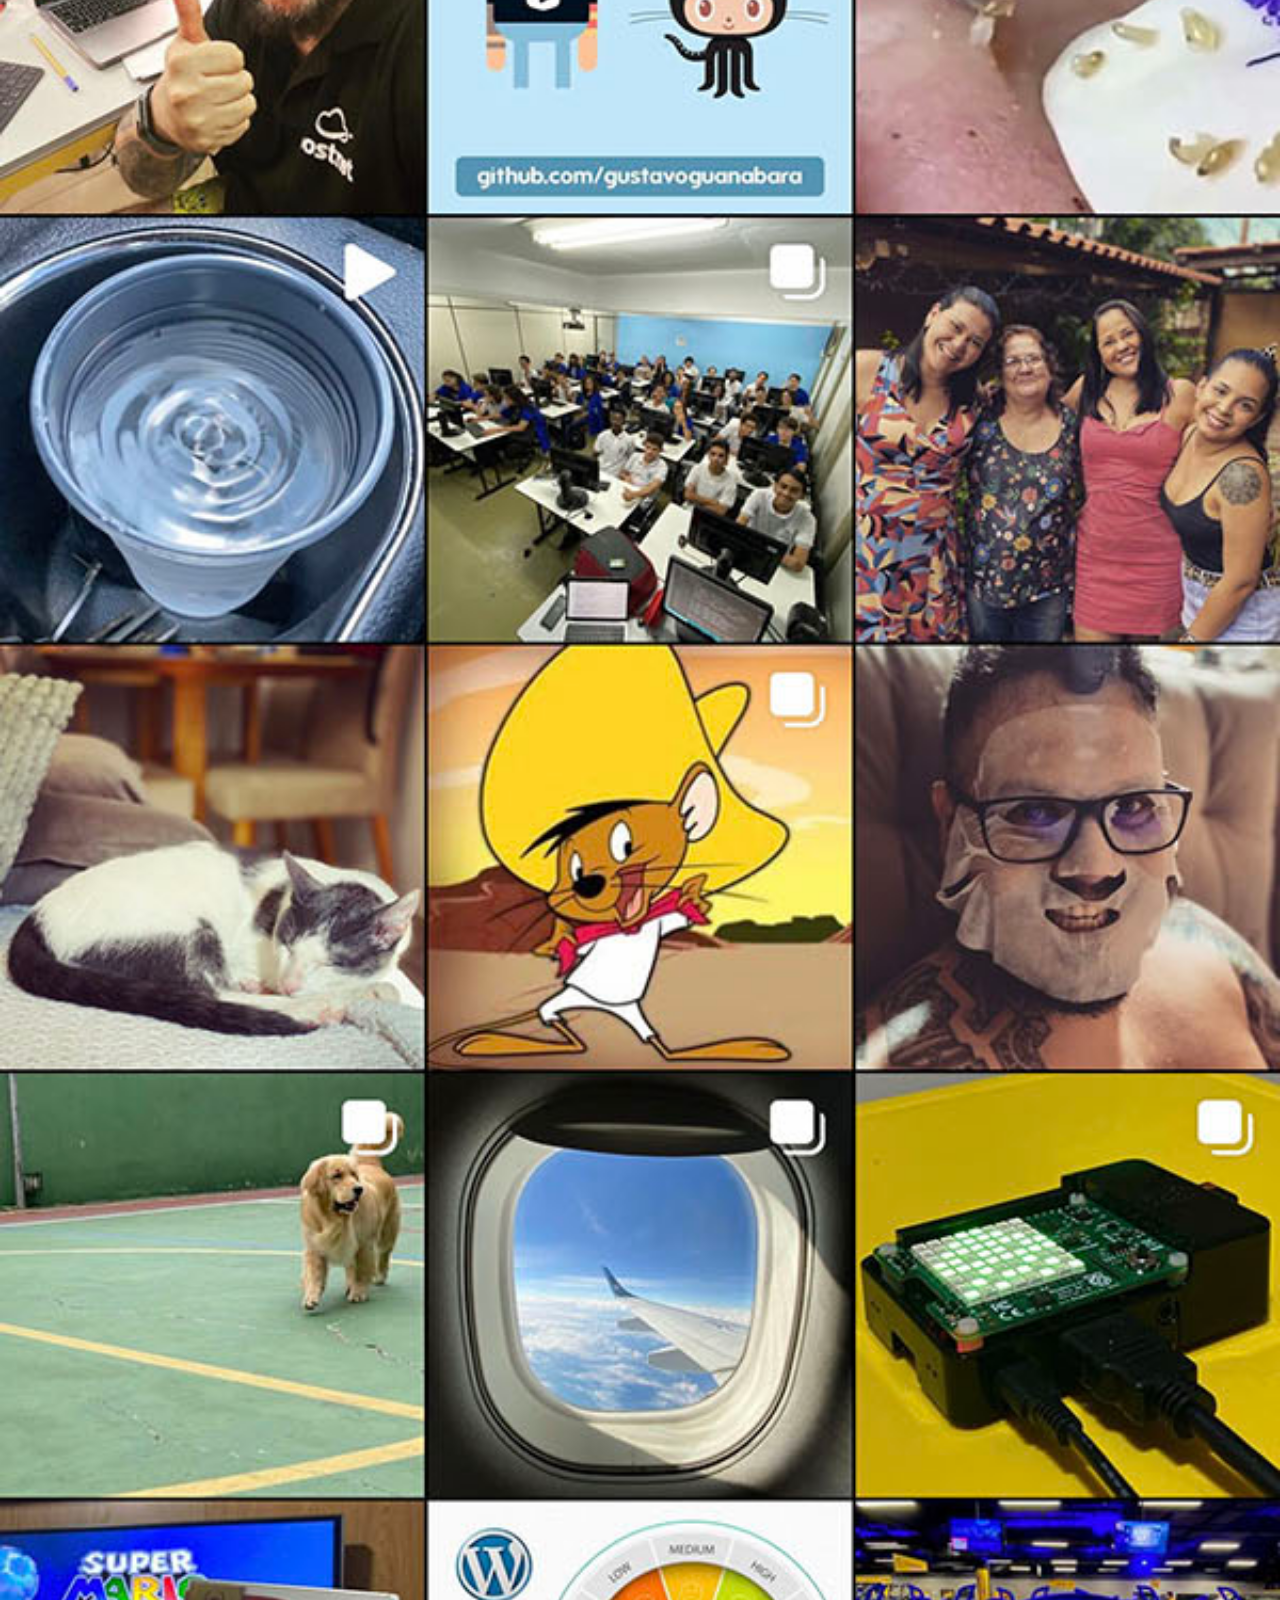
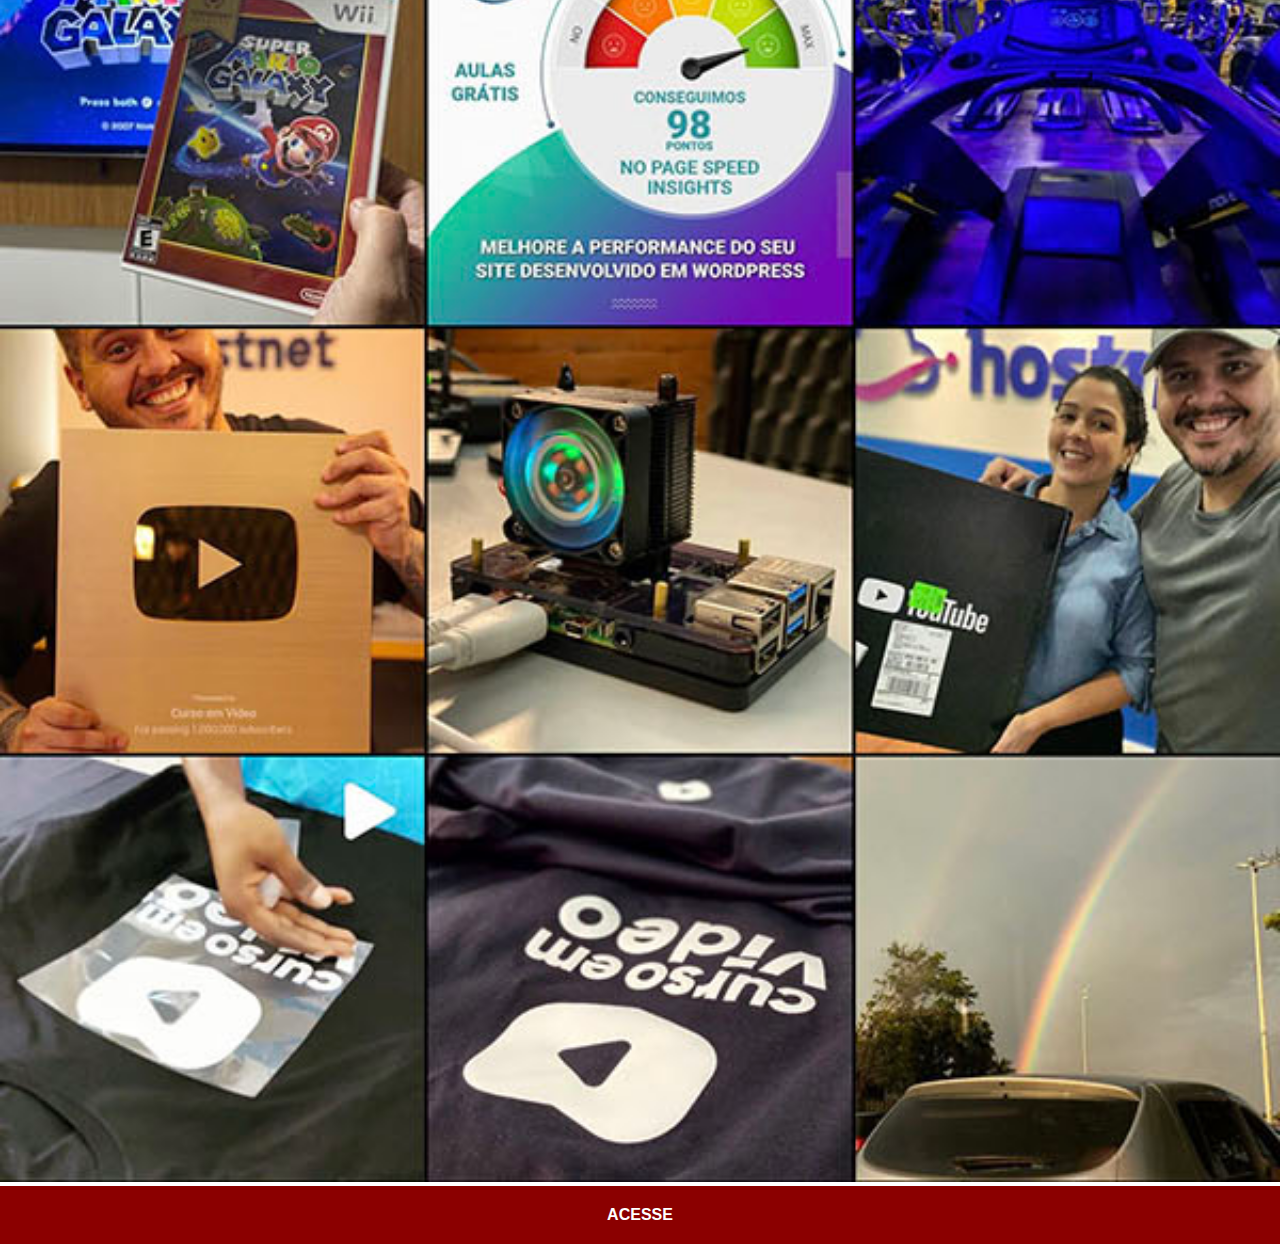
<file: instragram.html>
<!DOCTYPE html>
<html lang="pt">
<head>
    <meta charset="UTF-8">
    <meta name="viewport" content="width=device-width, initial-scale=1.0">
    <title>instragram</title>
    <link rel="stylesheet" href="estilo/social.css">
</head>
<body>
    <img src="imagens/tela-instagram.jpg" alt="instragam">
    <a href="#">ACESSE</a>
</html>
</file>
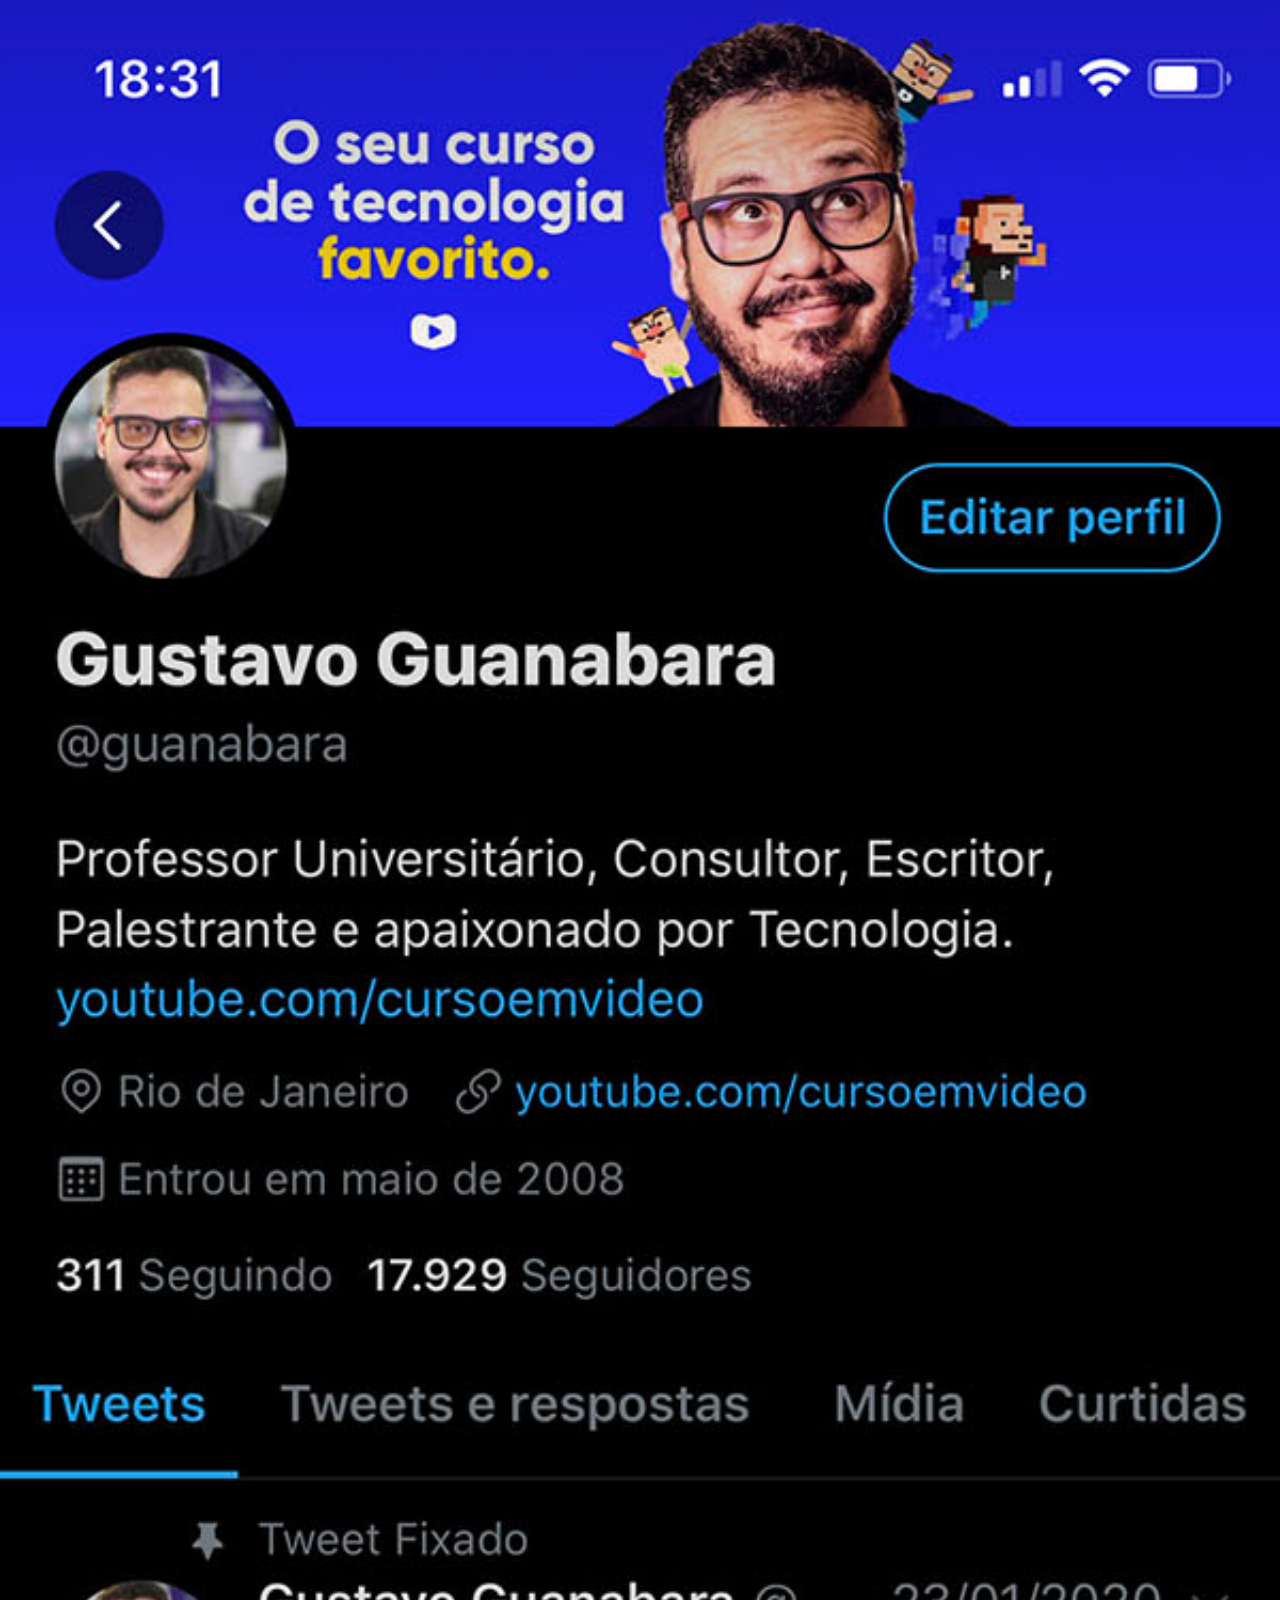
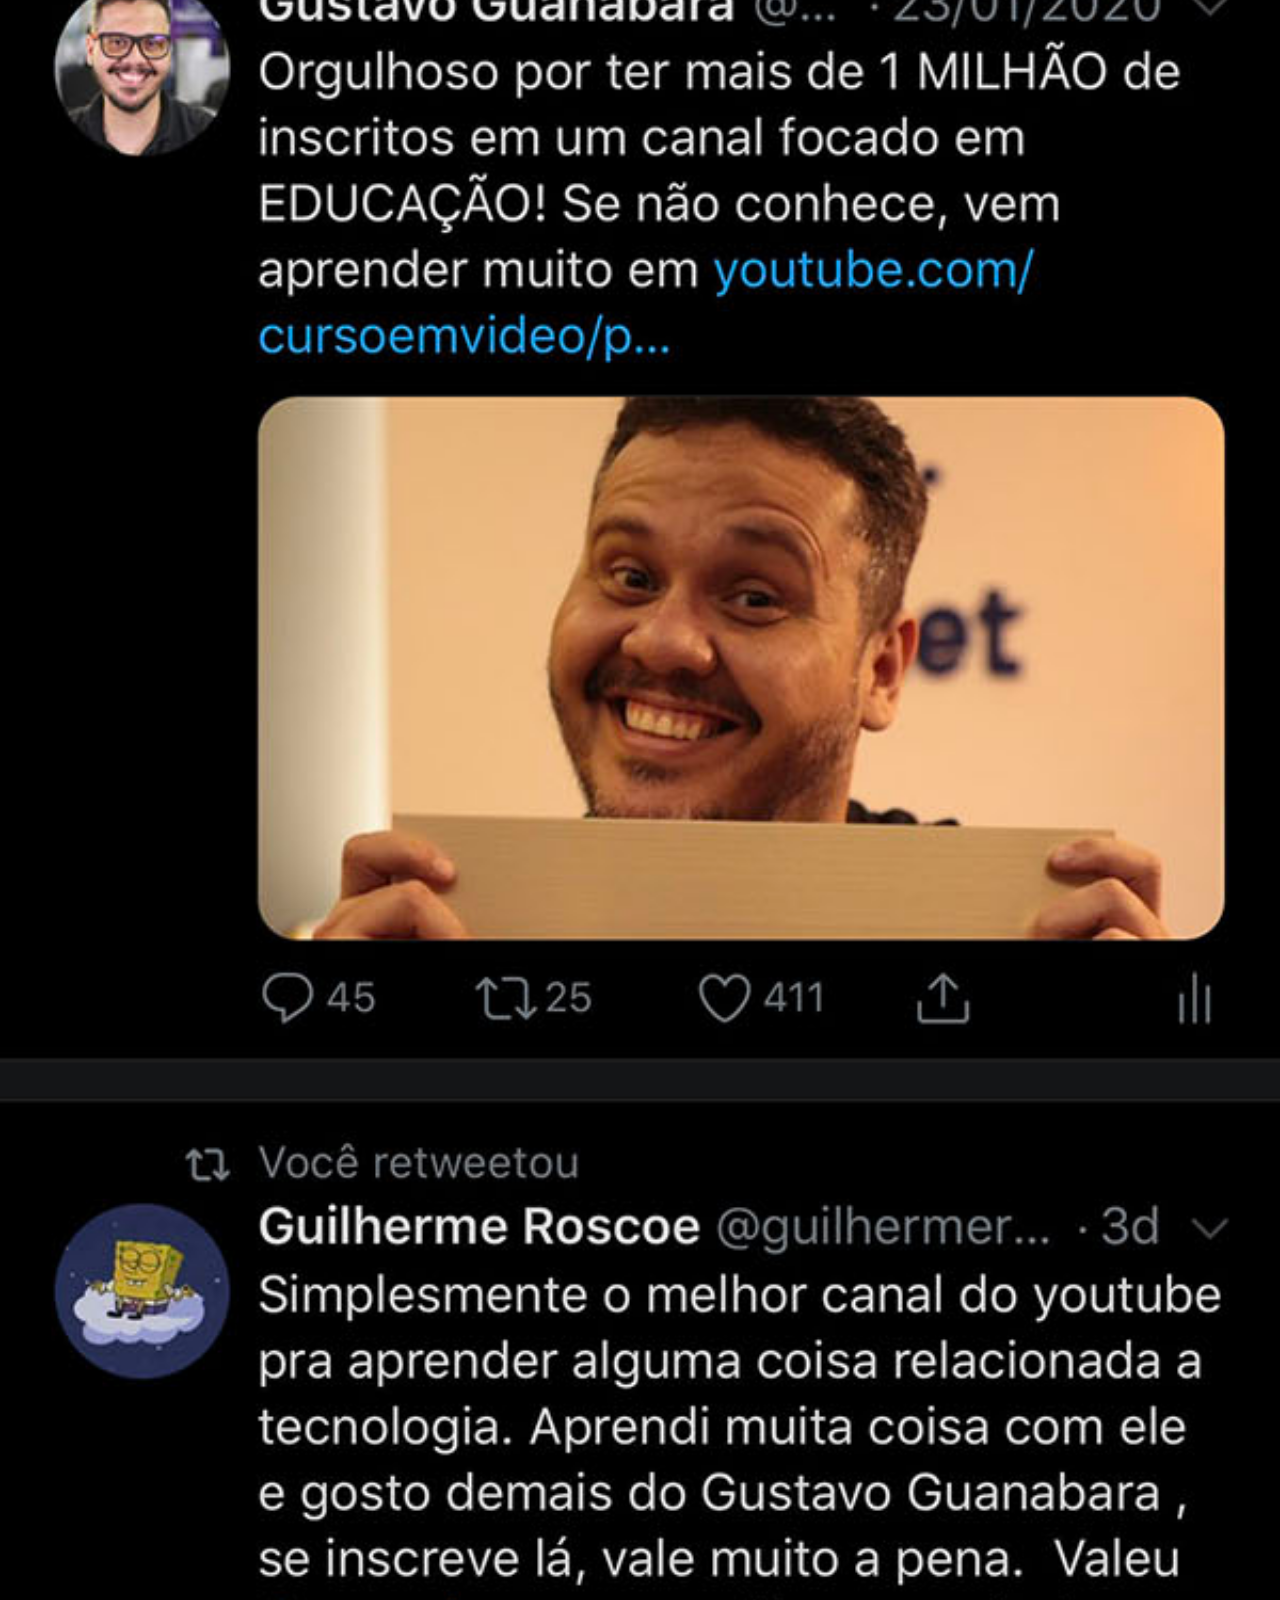
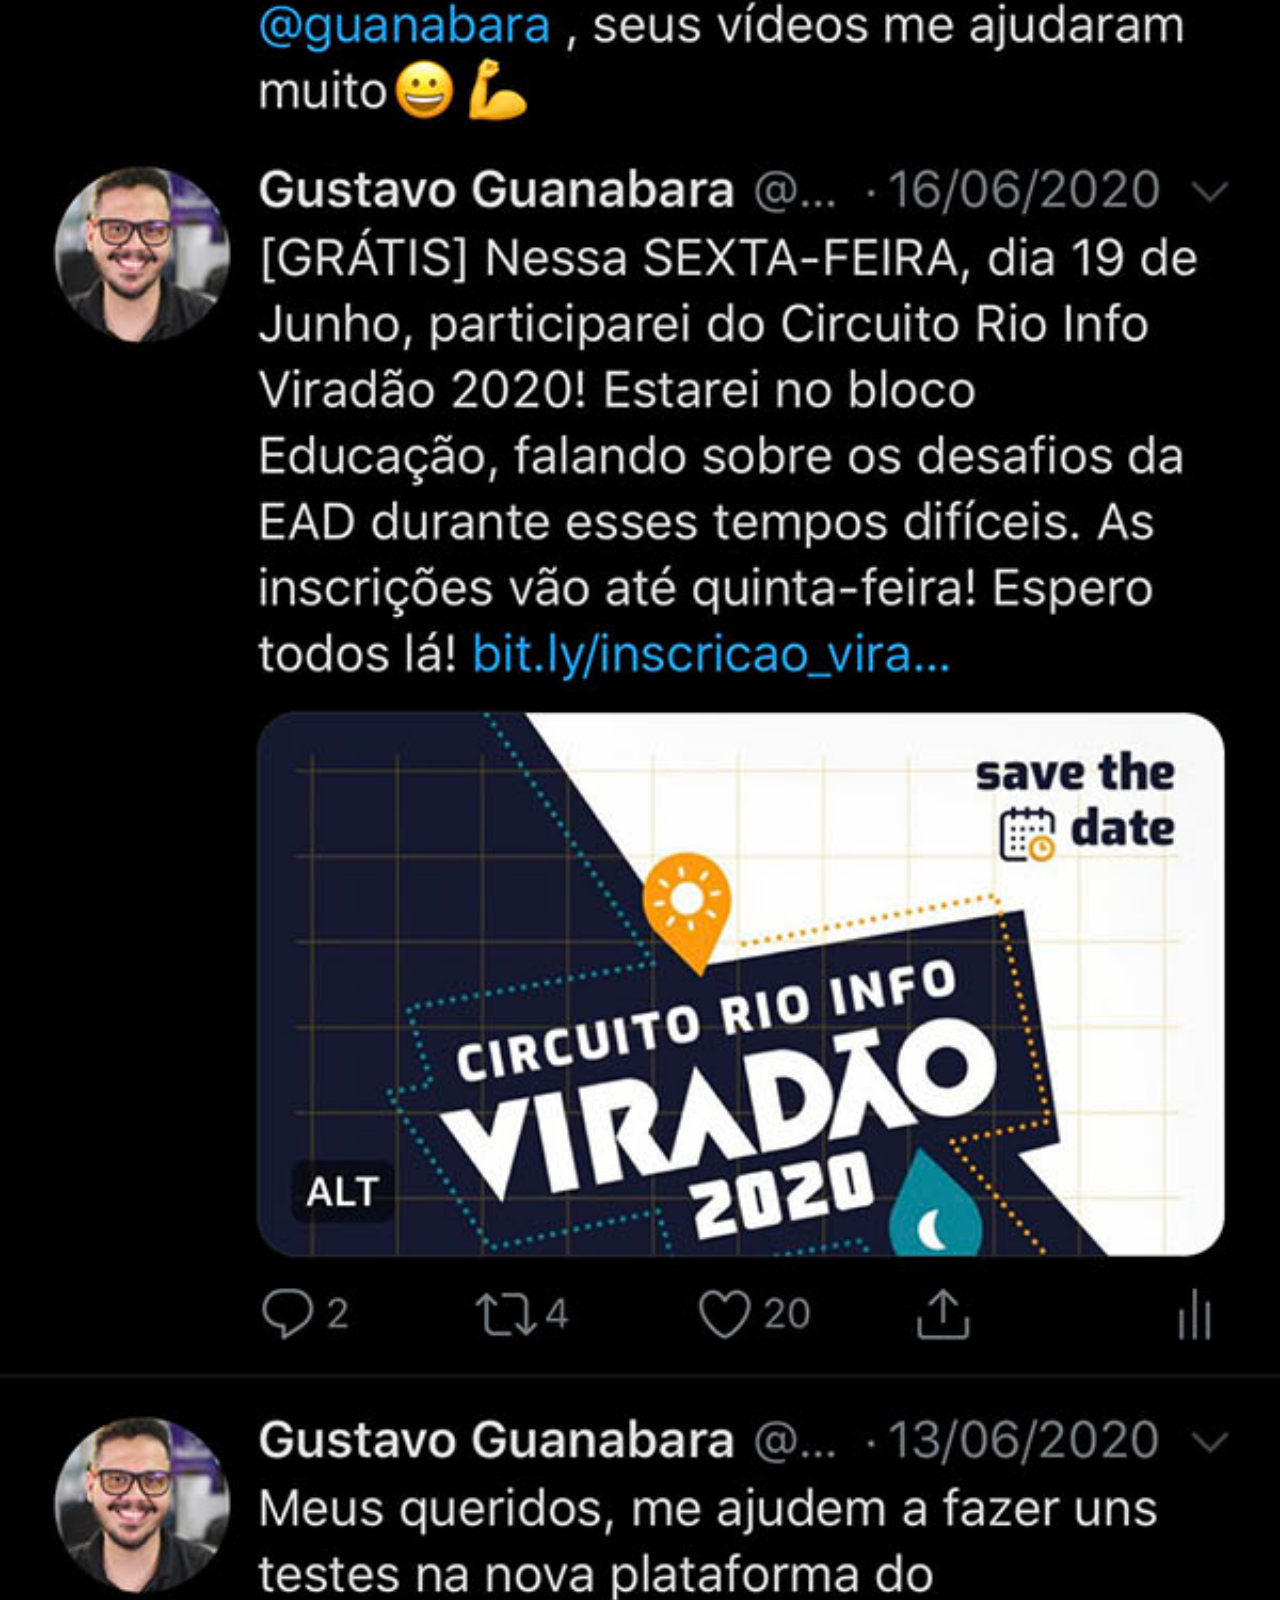
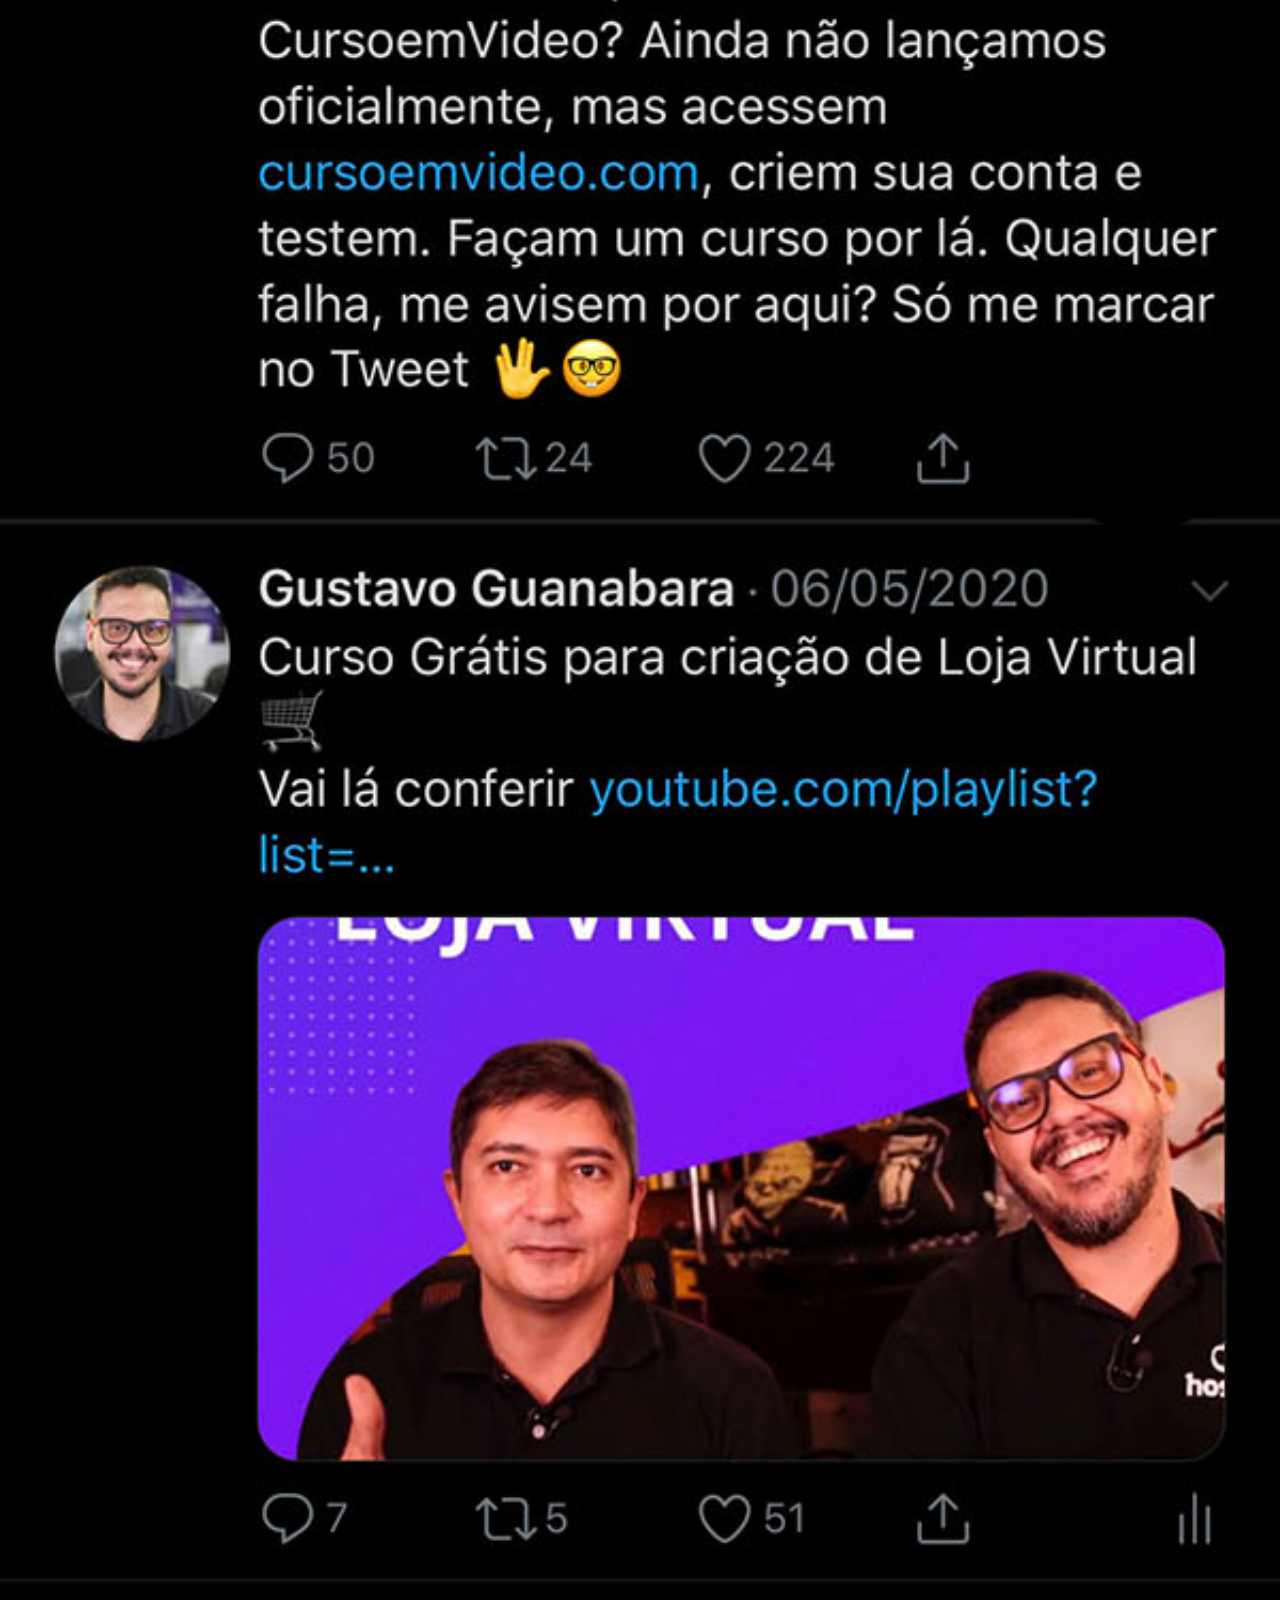
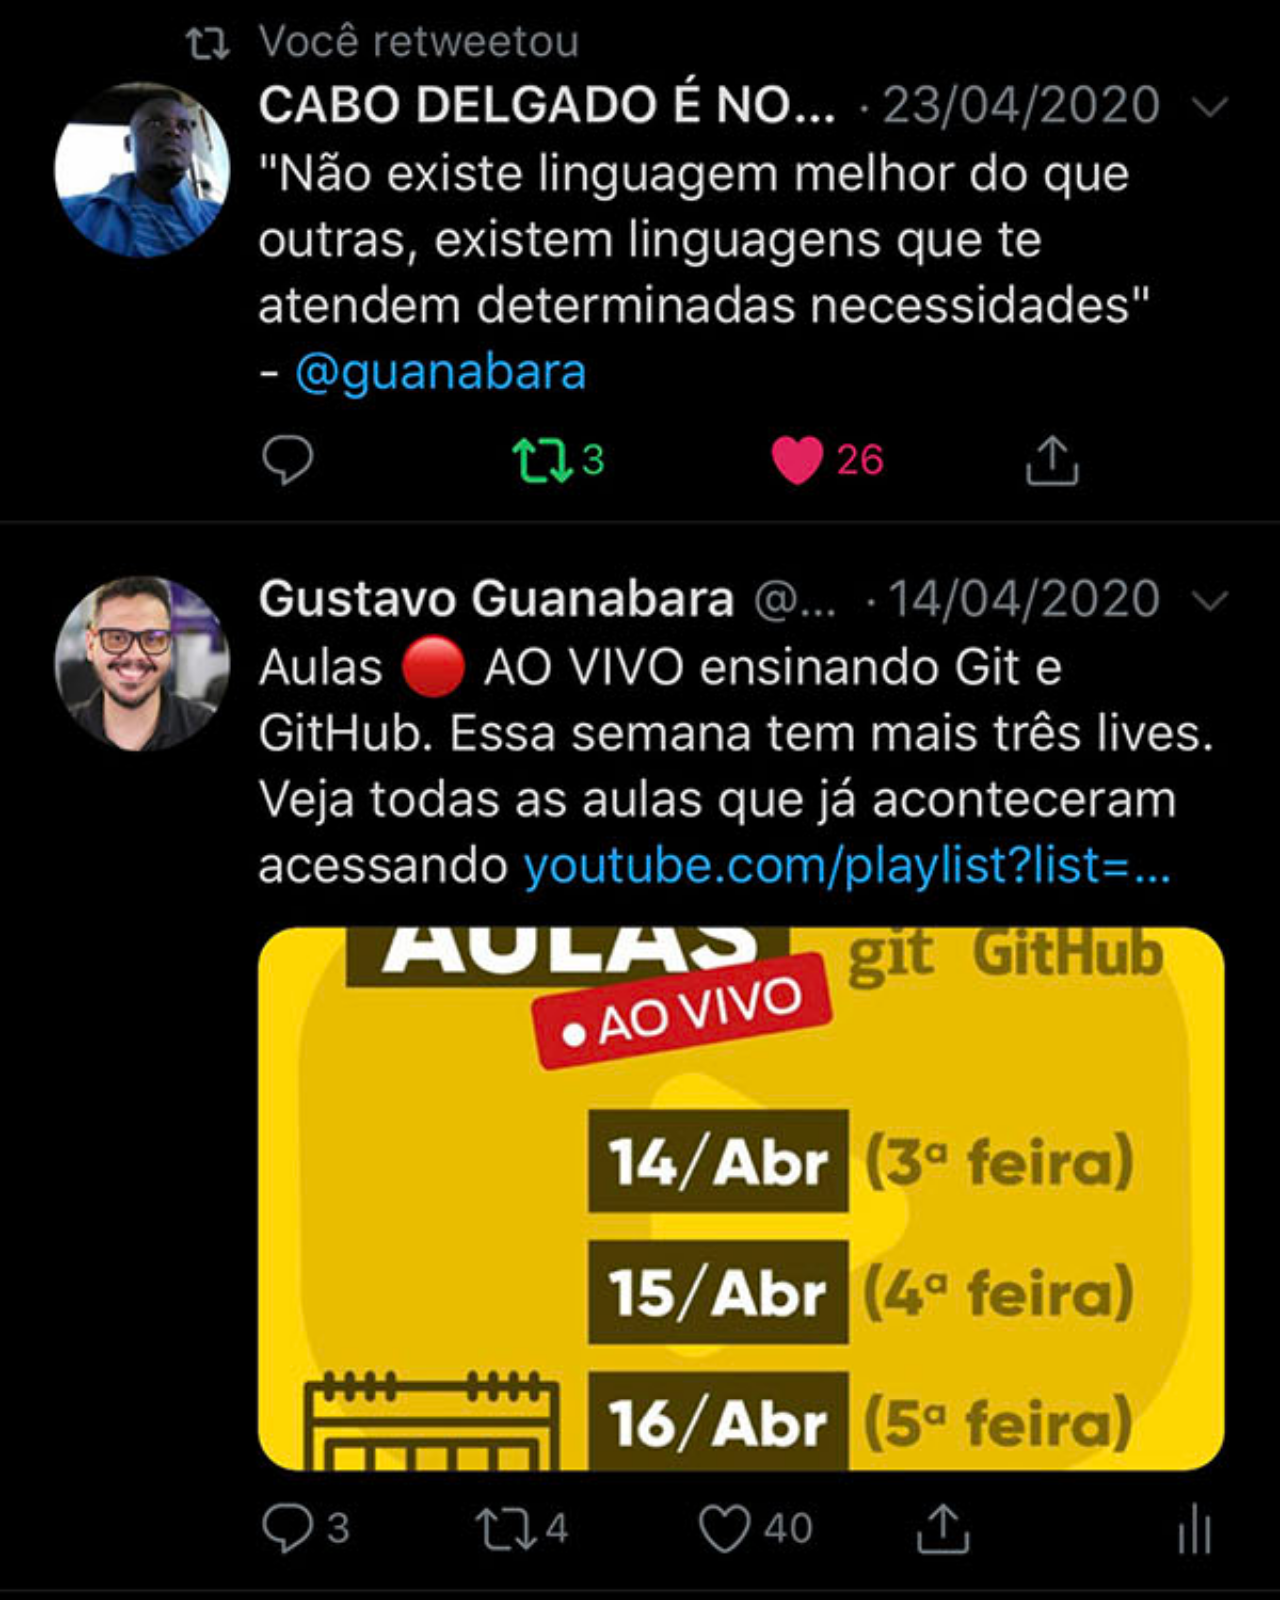
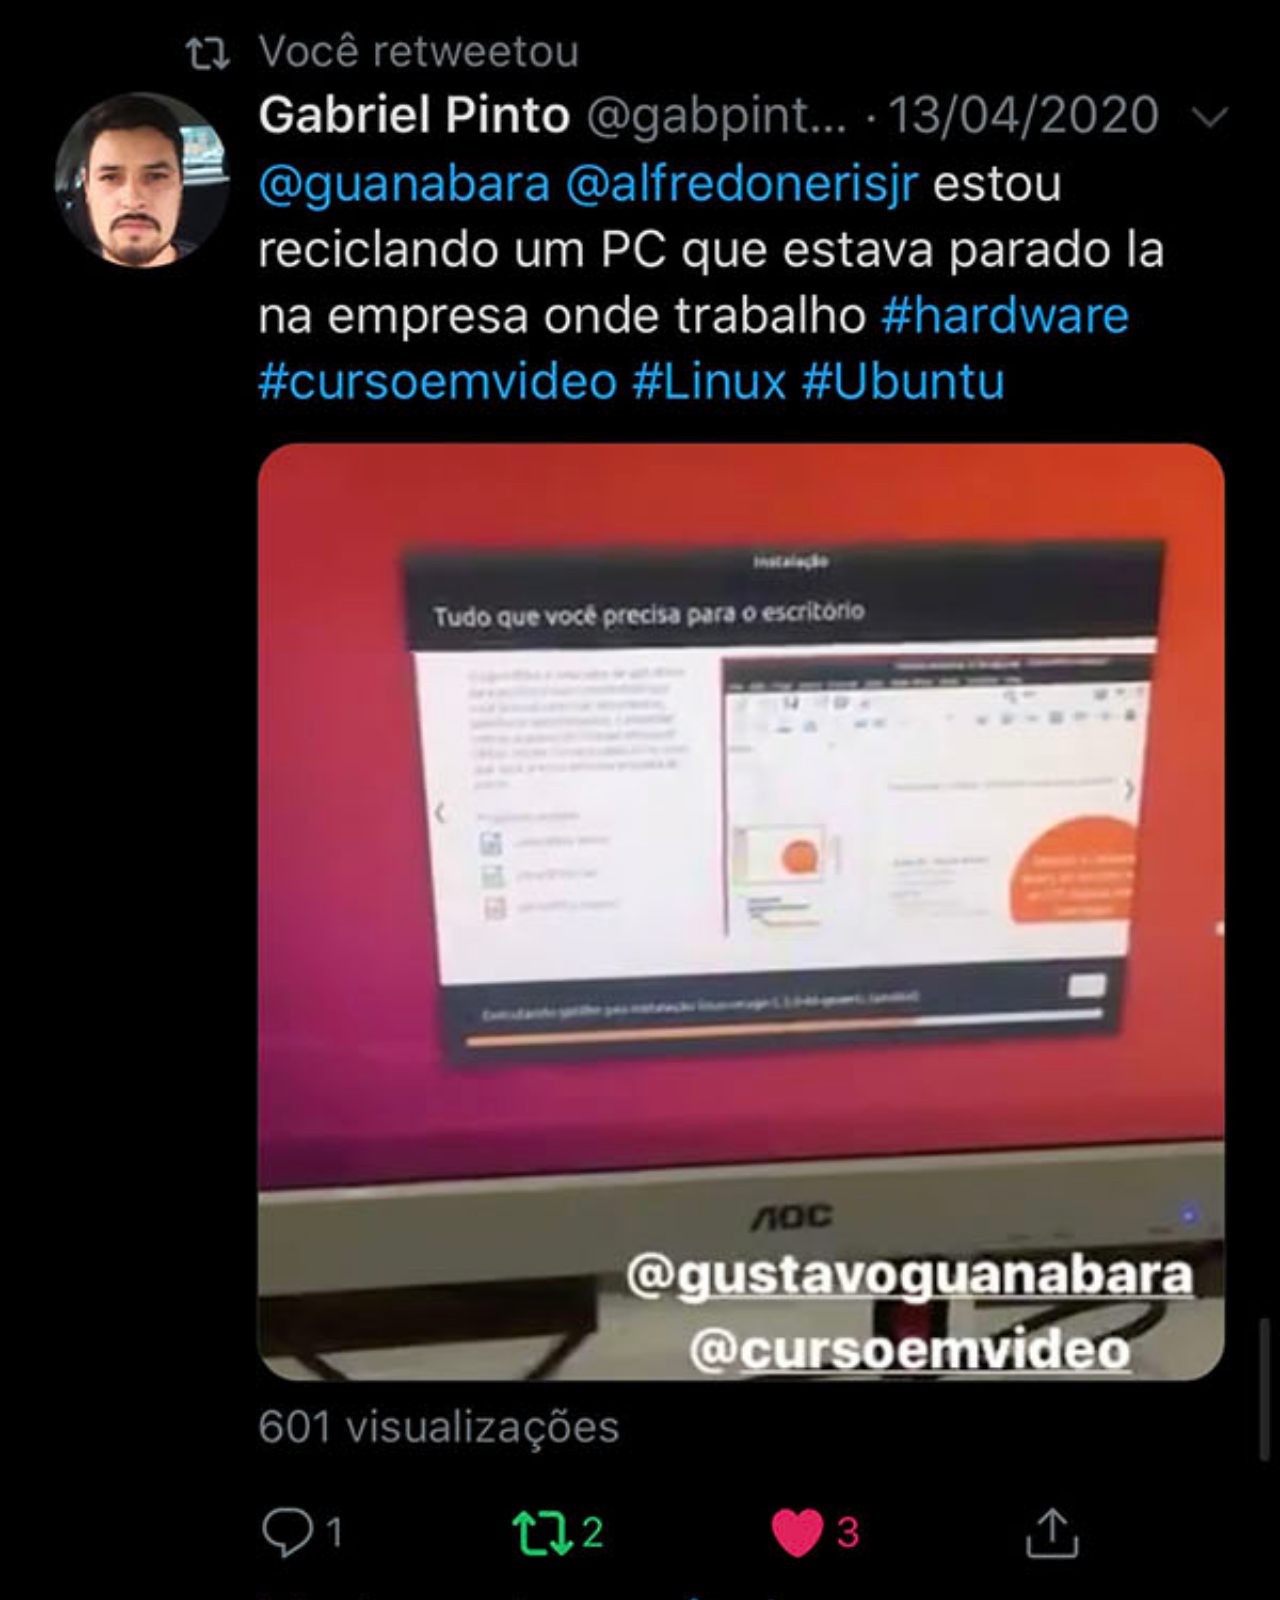
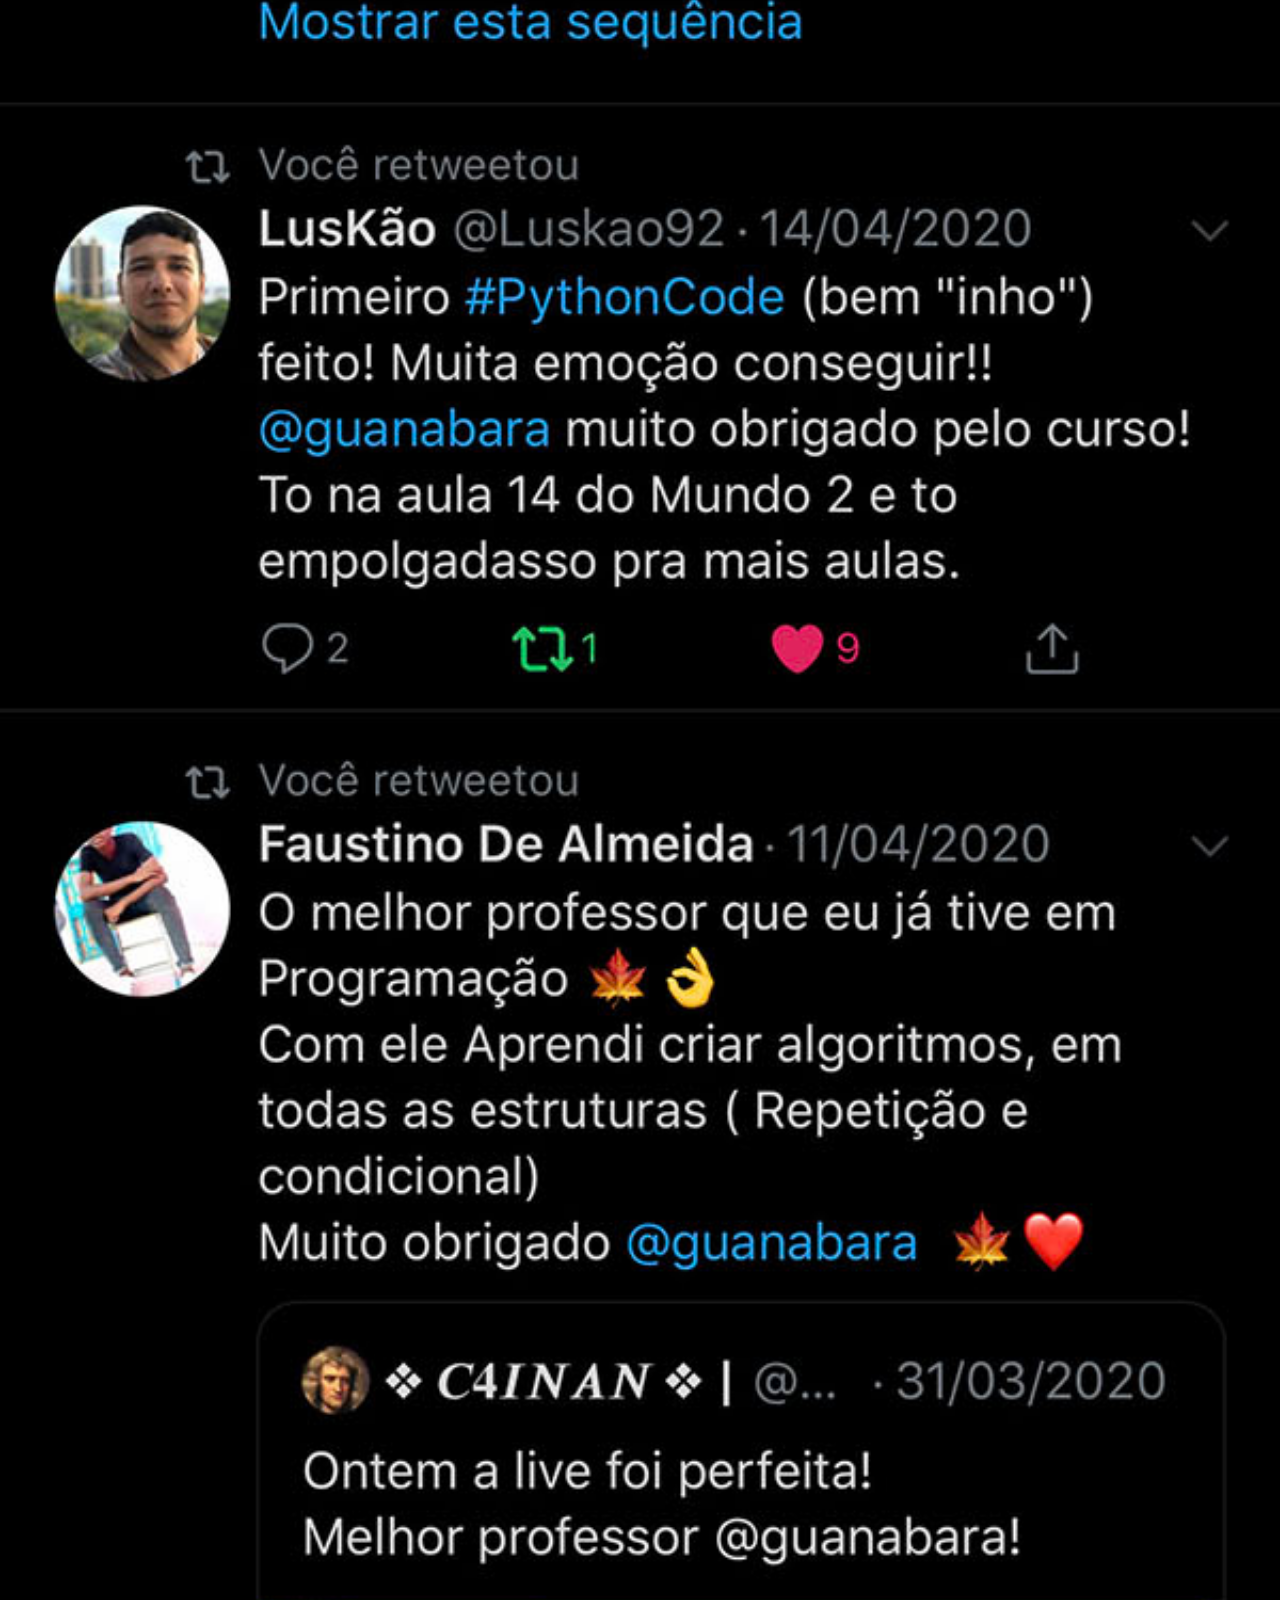
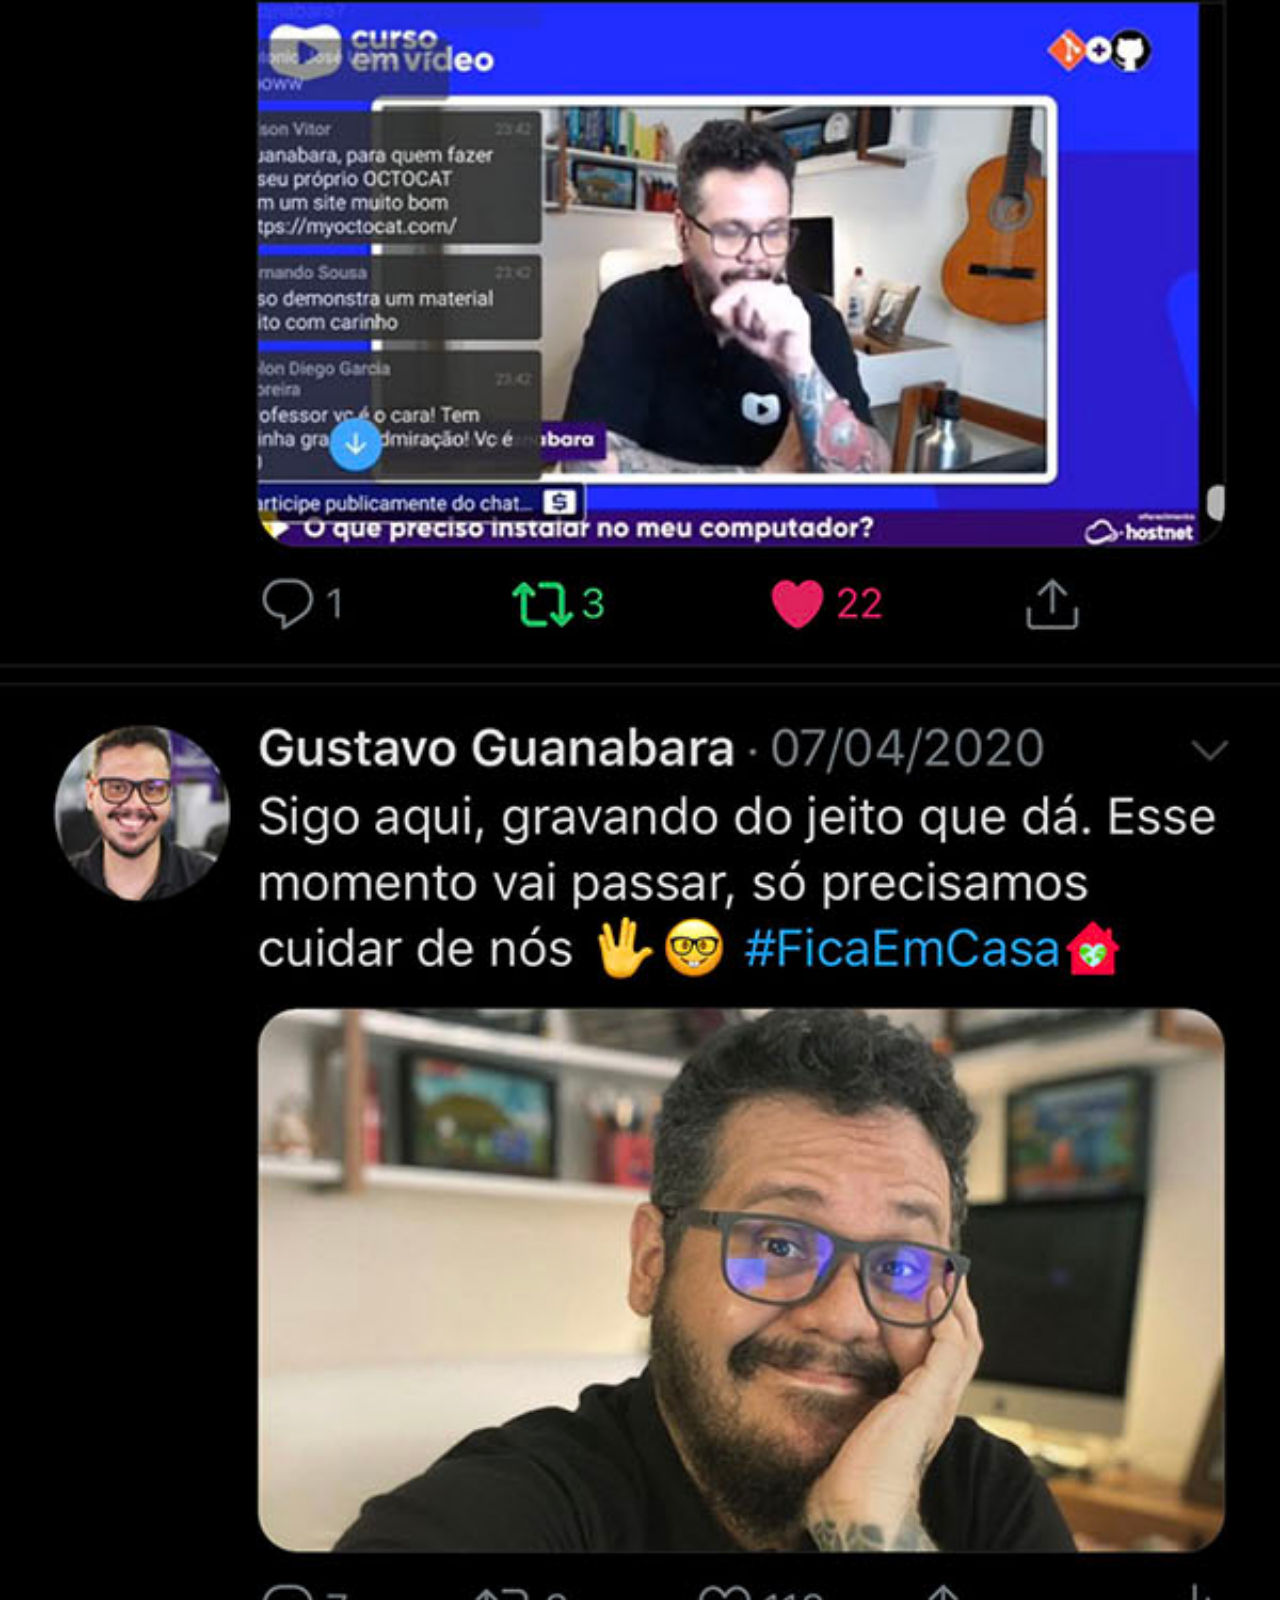
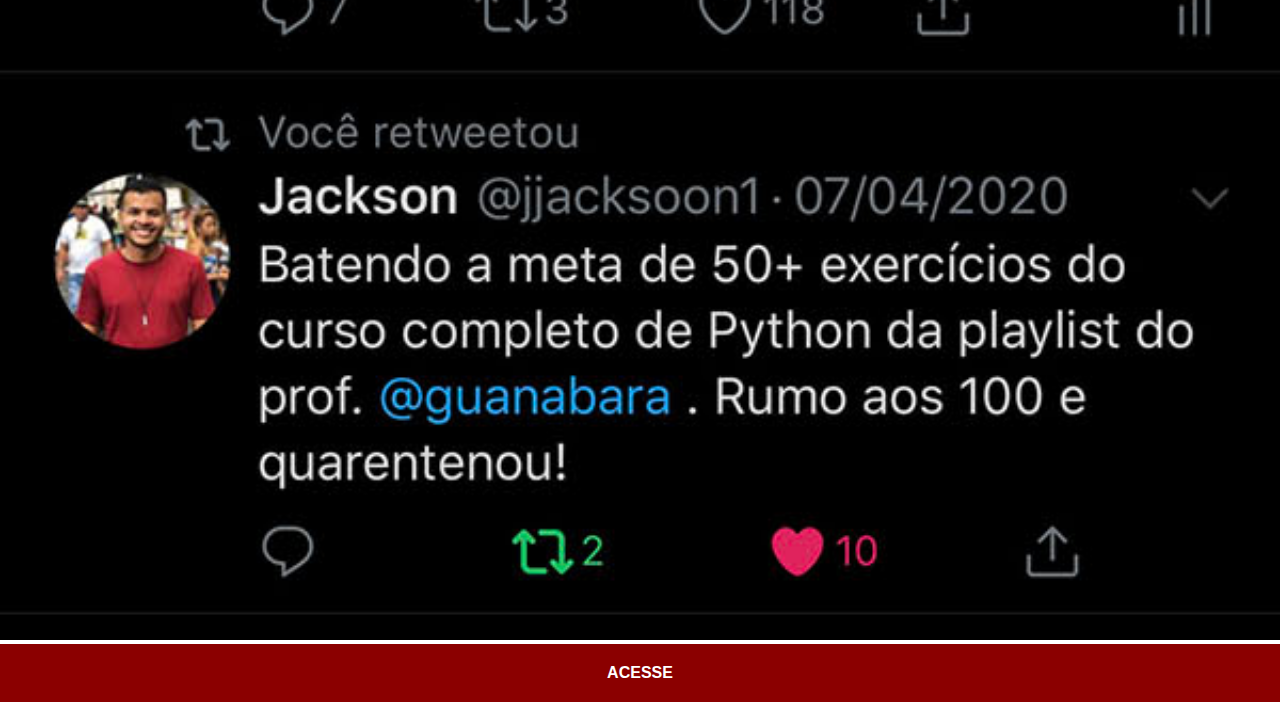
<file: twtter.html>
<!DOCTYPE html>
<html lang="pt-br">
<head>
    <meta charset="UTF-8">
    <meta name="viewport" content="width=device-width, initial-scale=1.0">
    <title>twitter</title>
    <link rel="stylesheet" href="estilo/social.css">
</head>
<body>
    <img src="imagens/tela-twitter.jpg" alt="twitter">
    <a href="#">ACESSE</a>
</body>
</html>
</file>
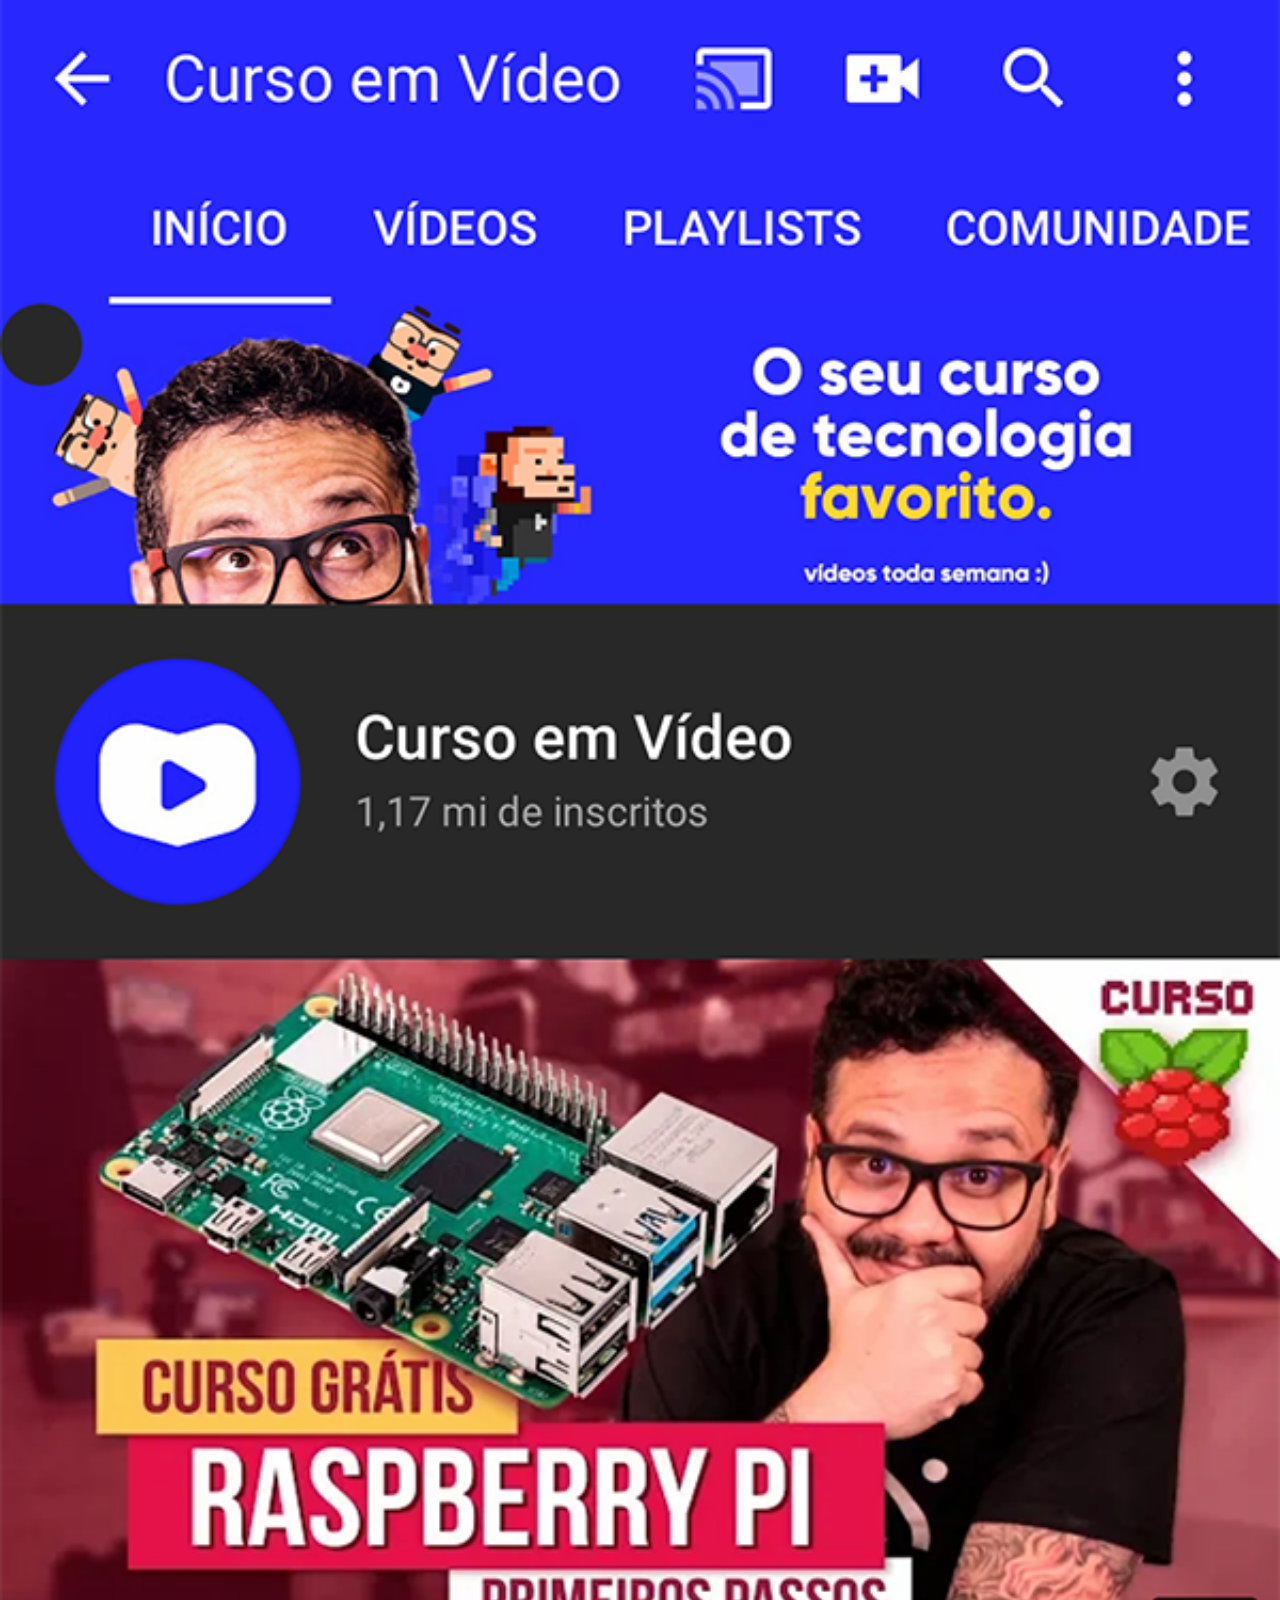
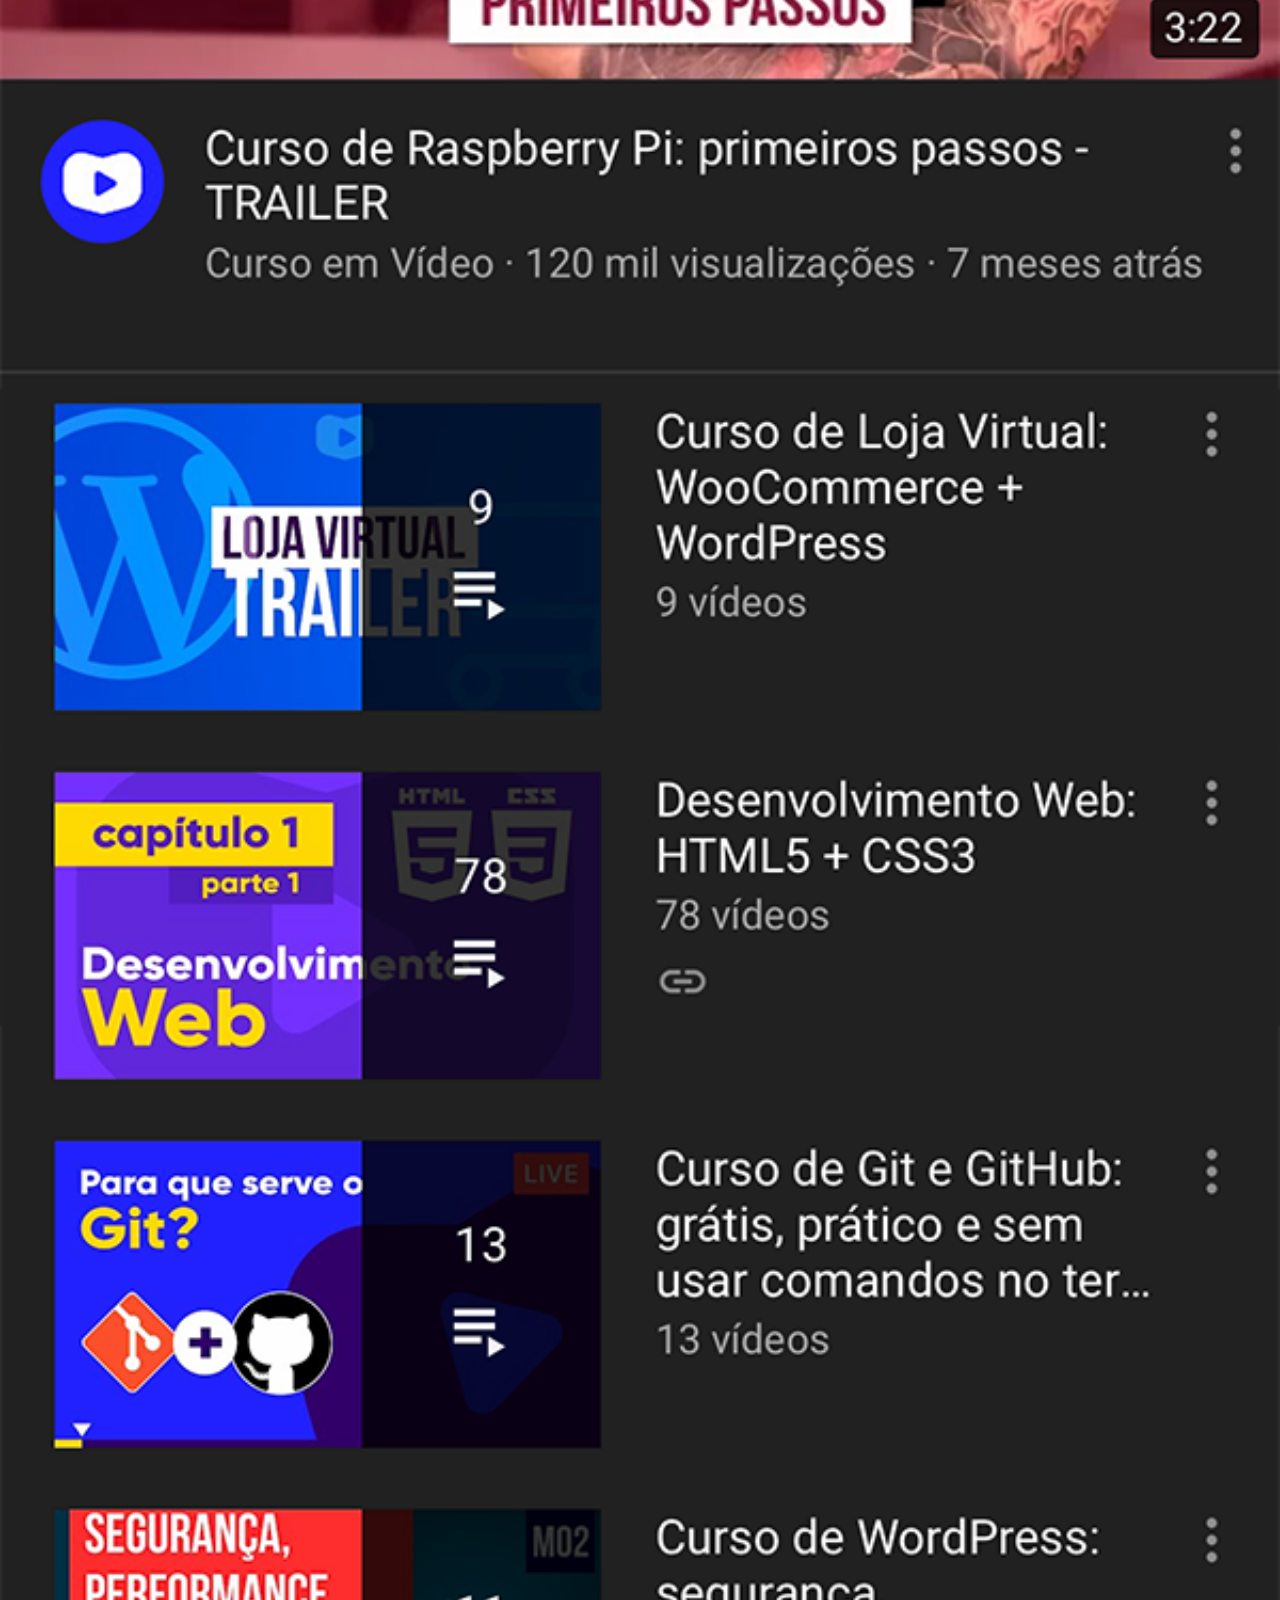
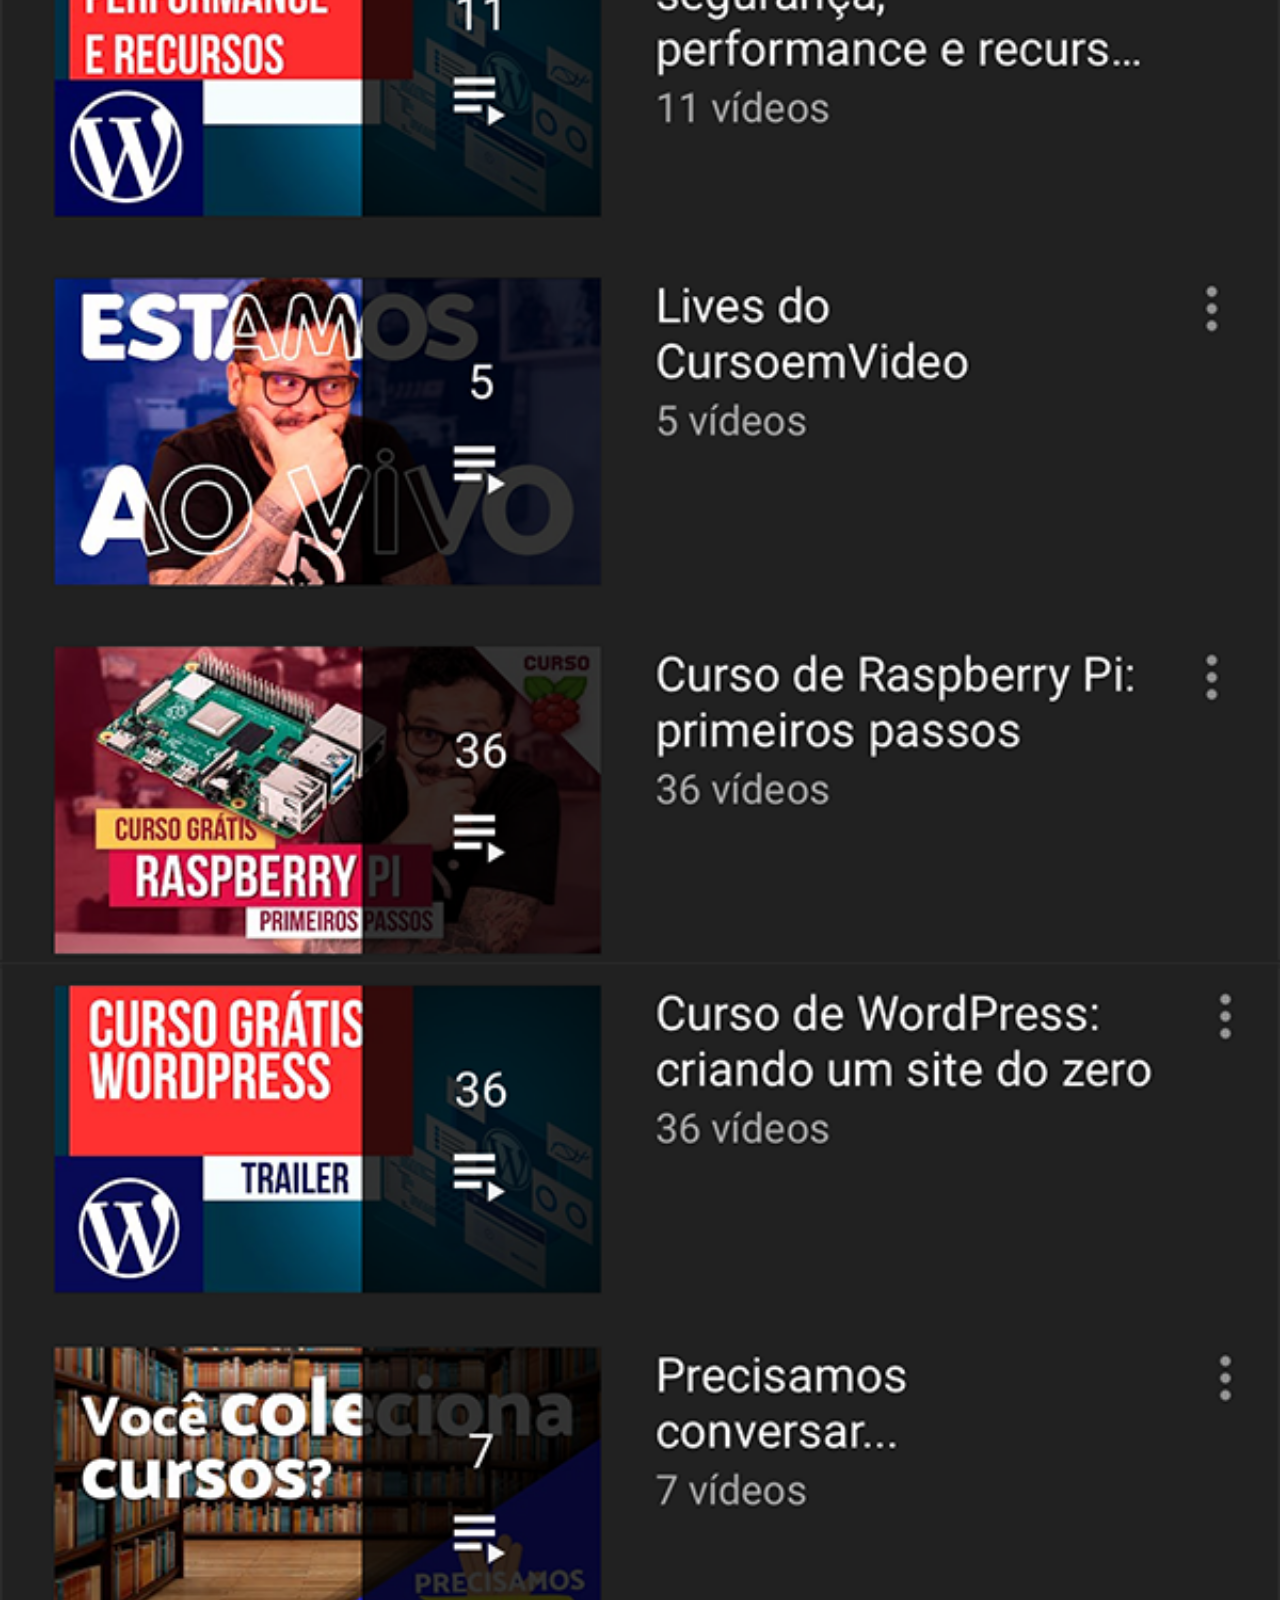
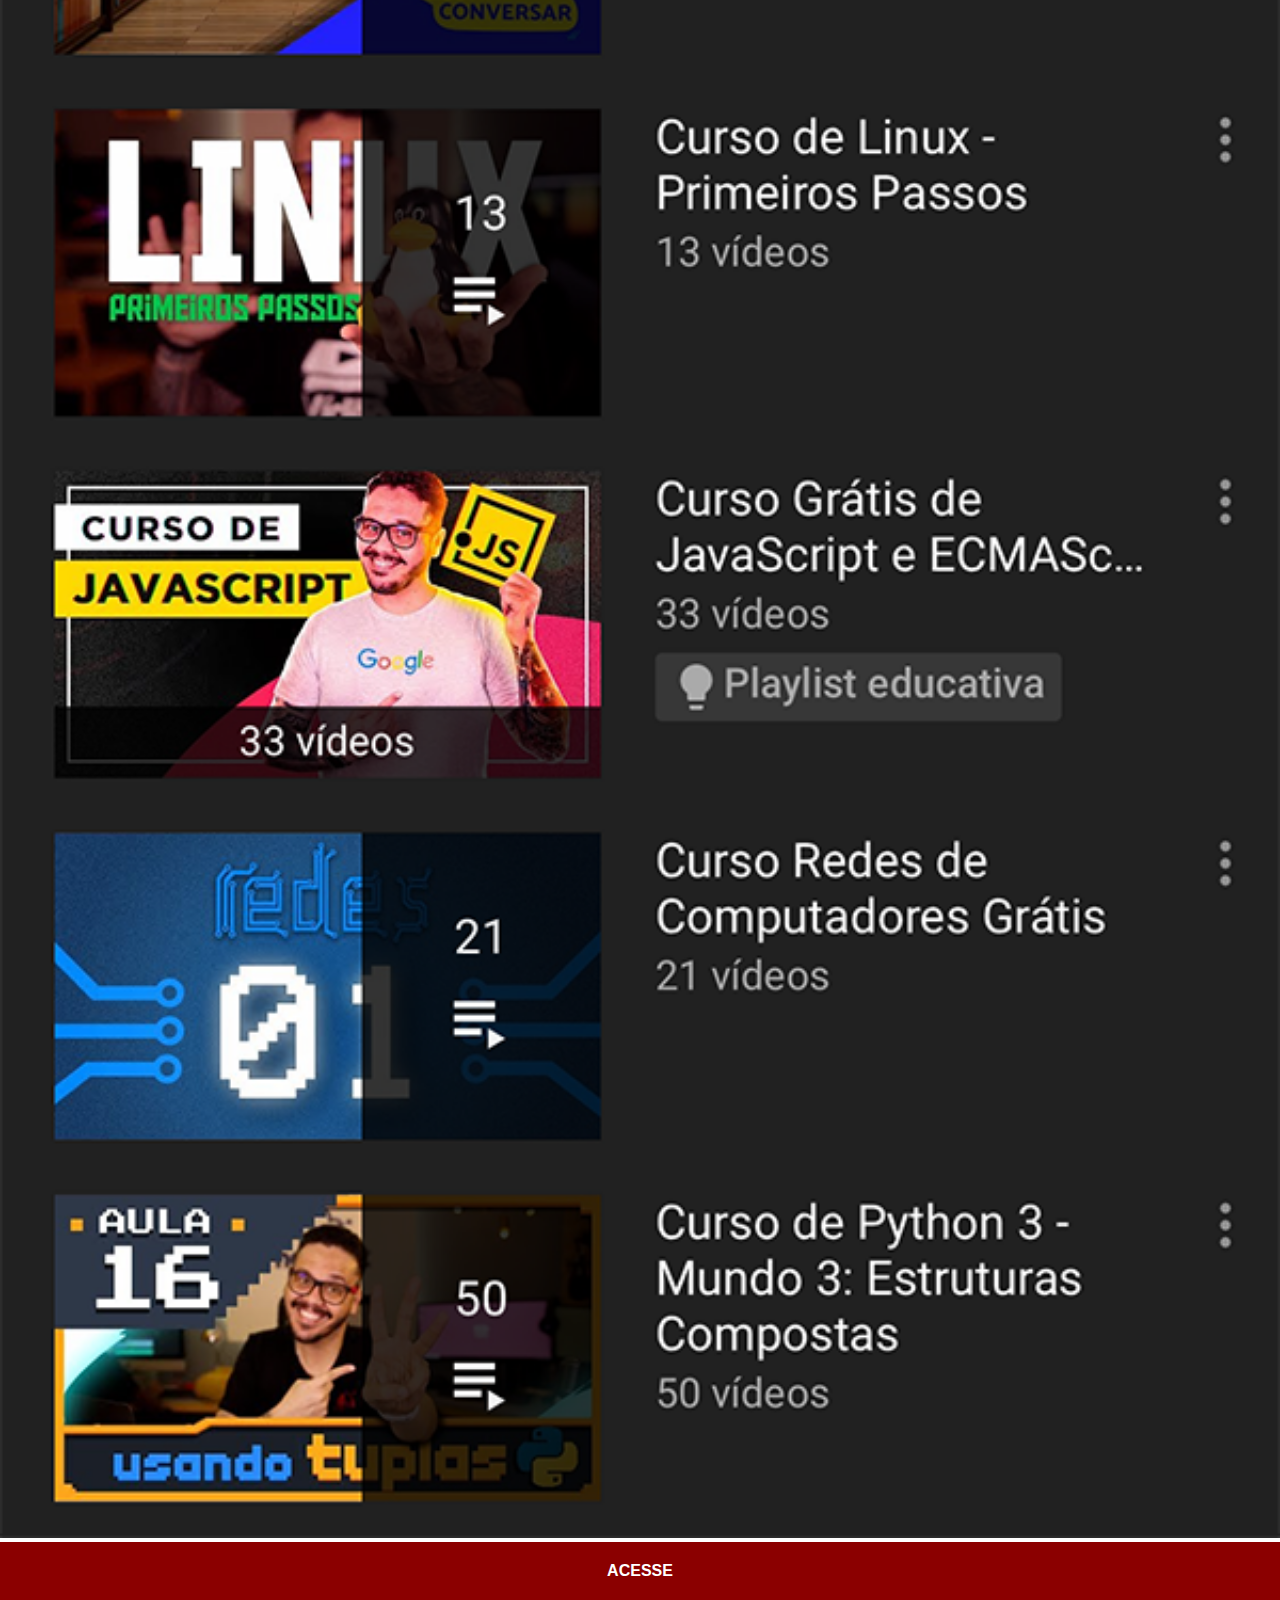
<file: youtube.html>
<!DOCTYPE html>
<html lang="pt-br">
<head>
    <meta charset="UTF-8">
    <meta name="viewport" content="width=device-width, initial-scale=1.0">
    <title>youtube</title>
    <link rel="stylesheet" href="estilo/social.css">
</head>
<body>
    <img src="imagens/tela-youtube.png" alt="youtube">
    <a href="https://www.youtube.com/@CursoemVideo/playlists" target="_blank">ACESSE</a>
</body>
</html>
</file>
<file: estilo/style.css>
@charset "UTF-8";


*{
    margin: 0px;
    padding: 0px;
    font-family: Arial, Helvetica, sans-serif;
}

html, body {
    height: 100vh;
    width: 100vw;
    background-color: black;
}

body {
    background: url(../imagens/fundo-madeira.jpg) no-repeat top center;
    background-size: cover;
    background-attachment: fixed;
}

main {
    height: 100vh;
    position: relative;
   
}  

section#telefone {
    position: absolute;
    top: 50%;
    left: 50%;
    transform: translate(-50%, -50%);

    height: 627px;
    width: 311px;
     background:  url(../imagens/frame-iphone.png) no-repeat;
}
iframe#tela {
    position: relative;
    top: 80px;
    left: 22px;
    width: 267px;
    height: 471px;
}

section#redes-sociais {
    text-align: right;
}

section#redes-sociais img {
    width: 50px;
    margin: 10px;
    border-radius: 50%;
    box-shadow: 2px 2px 5px rgba(0, 0, 0, 0.411);
    box-sizing: border-box;
}

section#redes-sociais img:hover {
    border: 2px solid rgba(255, 255, 255, 0.479);
    transform: translate(-3px, -3px);
    box-shadow: 5px 5px 10px rgba(0, 0, 0, 0.507);
    transition: transform .3s, border 1s;
}
</file>
<file: estilo/social.css>
@charset "utf-8";


*{
    margin: 0px;
    padding: 0px;
    font-family: Arial, Helvetica, sans-serif;
}

::-webkit-scrollbar {
    width: 0px;
    height: 0px;

}

img {
    width: 100vw;
}

a {
    display: block;
    background-color: darkred;
    color: white;
    padding: 20px;
    text-align: center;
    font-weight: bolder;
    text-decoration: none;
}

a:hover {
    background-color: red;
}
</file>
